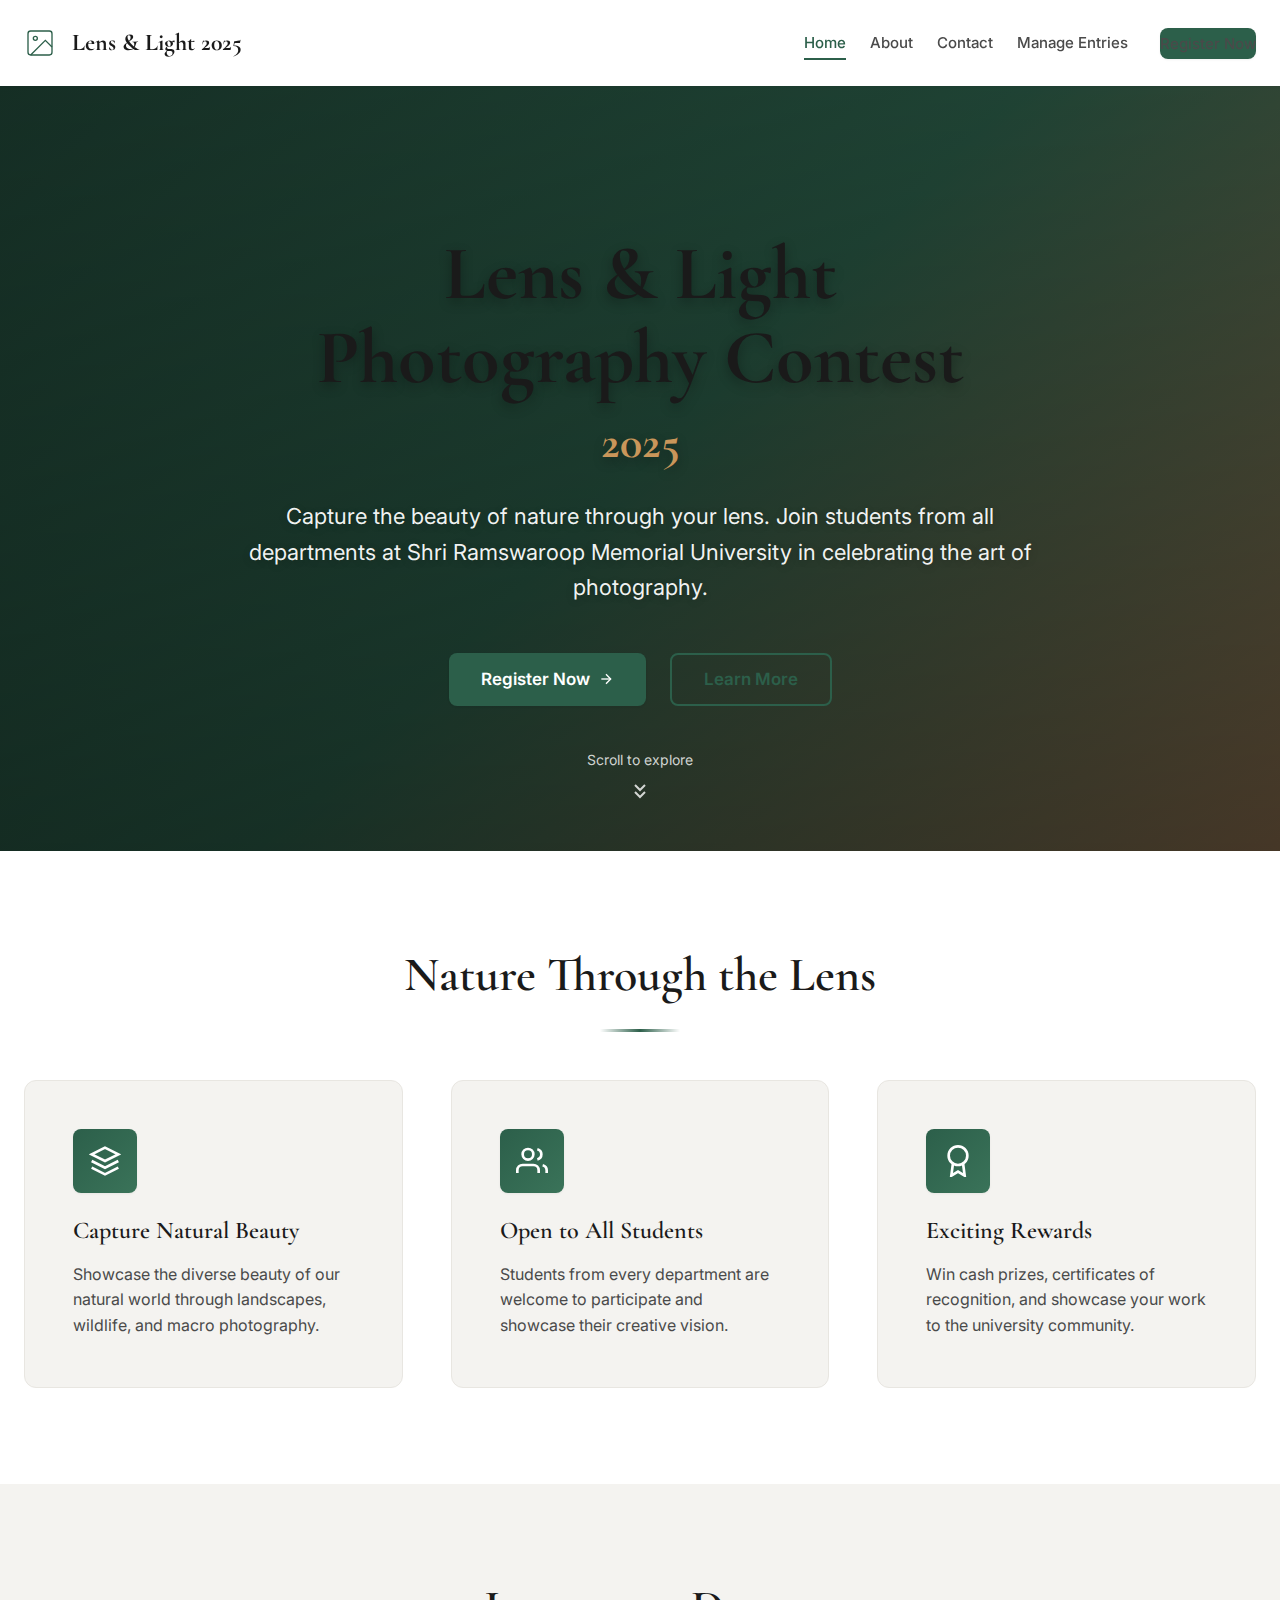
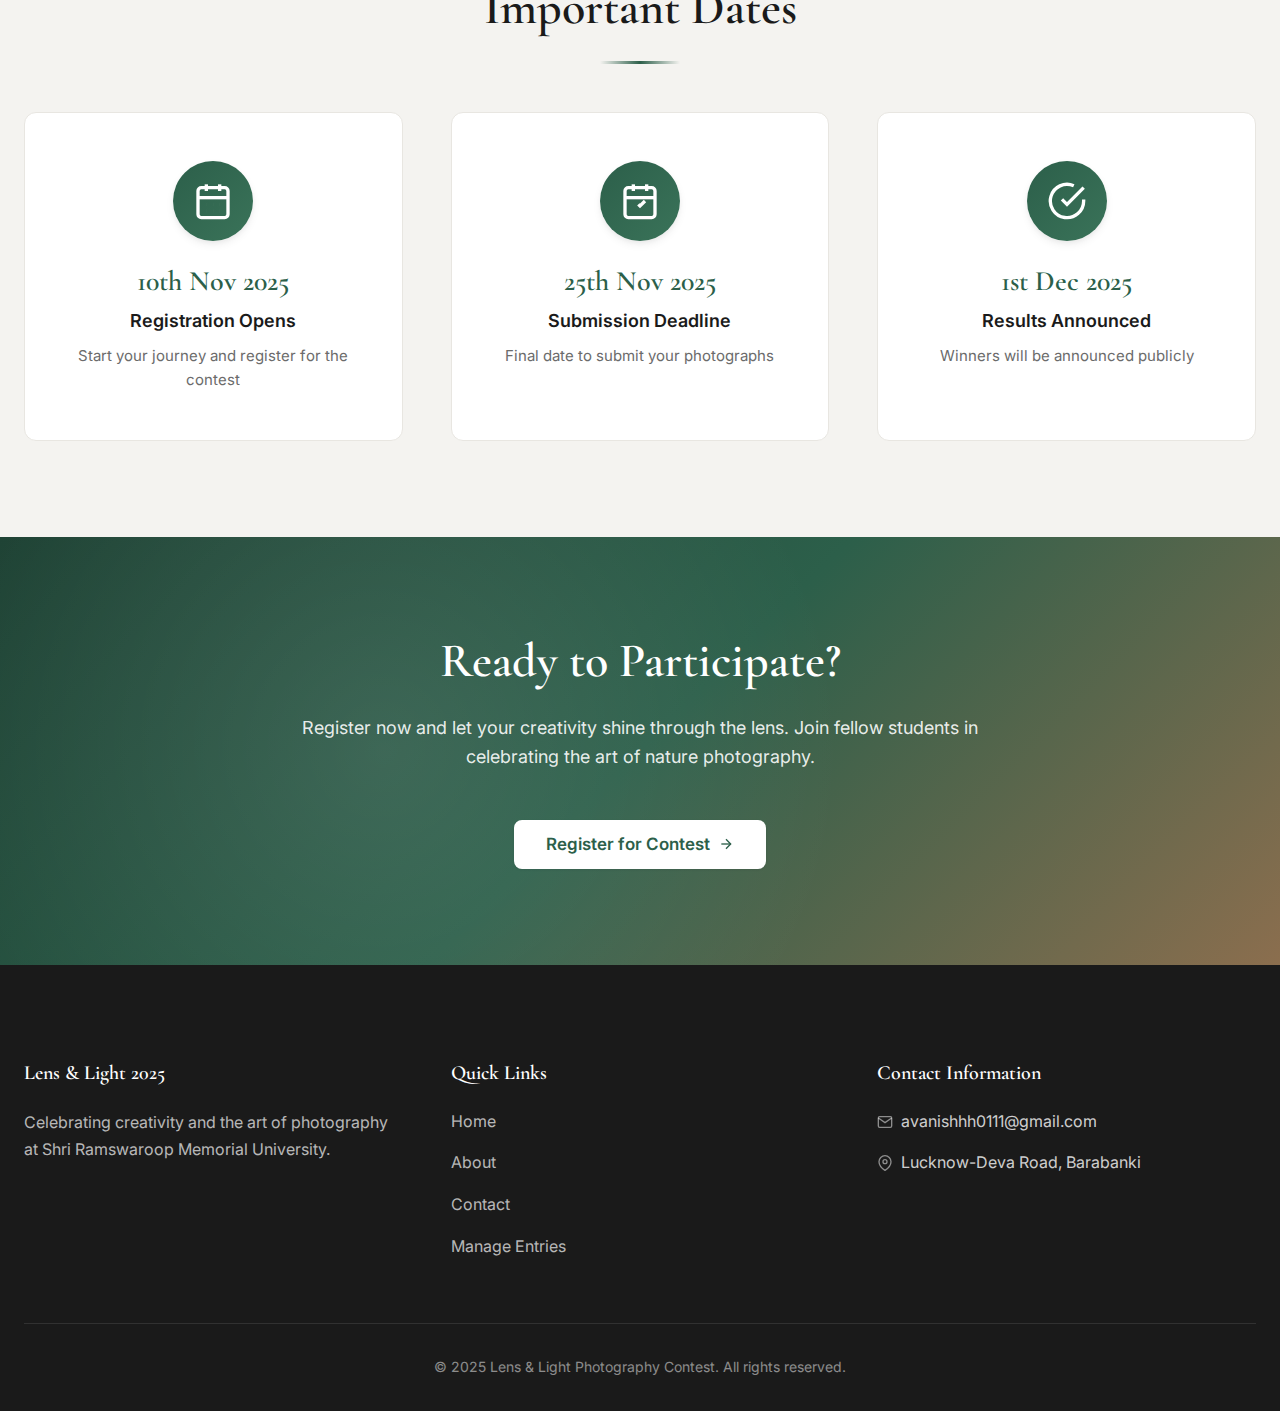
<file: index.html>
<!DOCTYPE html>
<html lang="en">
<head>
    <meta charset="UTF-8">
    <meta name="viewport" content="width=device-width, initial-scale=1.0">
    <title>Lens & Light Contest 2025 | Photography Competition at SRMU</title>
    <meta name="description" content="Join the Lens & Light Photography Contest 2025 at SRMU. Capture nature through your lens and win exciting prizes.">
    <link rel="stylesheet" href="style.css">
    <link rel="preconnect" href="https://fonts.googleapis.com">
    <link rel="preconnect" href="https://fonts.gstatic.com" crossorigin>
</head>
<body>
    <header class="header">
        <div class="container">
            <a href="index.html" class="logo">
                <svg class="logo-icon" viewBox="0 0 24 24" fill="none" stroke="currentColor">
                    <rect x="3" y="3" width="18" height="18" rx="2" ry="2"></rect>
                    <circle cx="8.5" cy="8.5" r="1.5"></circle>
                    <polyline points="21 15 16 10 5 21"></polyline>
                </svg>
                <span>Lens & Light 2025</span>
            </a>
            <nav class="nav" id="mainNav">
                <button class="nav-toggle" id="navToggle" aria-label="Toggle navigation">
                    <span></span>
                    <span></span>
                    <span></span>
                </button>
                <ul class="nav-links">
                    <li><a href="index.html" class="active">Home</a></li>
                    <li><a href="about.html">About</a></li>
                    <li><a href="contact.html">Contact</a></li>
                    <li><a href="admin.html">Manage Entries</a></li>
                    <li><a href="registration.html" class="btn btn-primary">Register Now</a></li>
                </ul>
            </nav>
        </div>
    </header>

    <main>
        <!-- Hero Section -->
        <section class="hero">
            <div class="hero-background">
                <!-- Placeholder: Add your hero image here -->
                <div class="hero-overlay"></div>
            </div>
            <div class="hero-content">
                <h1 class="hero-title fade-in-up">
                    <span class="hero-title-line">Lens & Light</span>
                    <span class="hero-title-line">Photography Contest</span>
                    <span class="hero-title-year">2025</span>
                </h1>
                <p class="hero-subtitle fade-in-up" style="animation-delay: 0.2s;">
                    Capture the beauty of nature through your lens. Join students from all departments at Shri Ramswaroop Memorial University in celebrating the art of photography.
                </p>
                <div class="hero-cta fade-in-up" style="animation-delay: 0.4s;">
                    <a href="registration.html" class="btn btn-primary btn-large">
                        <span>Register Now</span>
                        <svg width="20" height="20" viewBox="0 0 24 24" fill="none" stroke="currentColor" stroke-width="2">
                            <line x1="5" y1="12" x2="19" y2="12"></line>
                            <polyline points="12 5 19 12 12 19"></polyline>
                        </svg>
                    </a>
                    <a href="about.html" class="btn btn-secondary btn-large">Learn More</a>
                </div>
            </div>
            <div class="scroll-indicator">
                <span>Scroll to explore</span>
                <svg width="24" height="24" viewBox="0 0 24 24" fill="none" stroke="currentColor" stroke-width="2">
                    <polyline points="7 13 12 18 17 13"></polyline>
                    <polyline points="7 6 12 11 17 6"></polyline>
                </svg>
            </div>
        </section>

        <!-- Features Section -->
        <section class="section features-section">
            <div class="container">
                <h2 class="section-heading reveal-on-scroll">Nature Through the Lens</h2>
                <div class="features-grid">
                    <div class="feature-card reveal-on-scroll" style="animation-delay: 0.1s;">
                        <div class="feature-icon">
                            <svg viewBox="0 0 24 24" fill="none" stroke="currentColor" stroke-width="2">
                                <path d="M12 2L2 7l10 5 10-5-10-5z"></path>
                                <path d="M2 17l10 5 10-5M2 12l10 5 10-5"></path>
                            </svg>
                        </div>
                        <h3>Capture Natural Beauty</h3>
                        <p>Showcase the diverse beauty of our natural world through landscapes, wildlife, and macro photography.</p>
                    </div>
                    <div class="feature-card reveal-on-scroll" style="animation-delay: 0.2s;">
                        <div class="feature-icon">
                            <svg viewBox="0 0 24 24" fill="none" stroke="currentColor" stroke-width="2">
                                <path d="M17 21v-2a4 4 0 0 0-4-4H5a4 4 0 0 0-4 4v2"></path>
                                <circle cx="9" cy="7" r="4"></circle>
                                <path d="M23 21v-2a4 4 0 0 0-3-3.87"></path>
                                <path d="M16 3.13a4 4 0 0 1 0 7.75"></path>
                            </svg>
                        </div>
                        <h3>Open to All Students</h3>
                        <p>Students from every department are welcome to participate and showcase their creative vision.</p>
                    </div>
                    <div class="feature-card reveal-on-scroll" style="animation-delay: 0.3s;">
                        <div class="feature-icon">
                            <svg viewBox="0 0 24 24" fill="none" stroke="currentColor" stroke-width="2">
                                <circle cx="12" cy="8" r="7"></circle>
                                <polyline points="8.21 13.89 7 23 12 20 17 23 15.79 13.88"></polyline>
                            </svg>
                        </div>
                        <h3>Exciting Rewards</h3>
                        <p>Win cash prizes, certificates of recognition, and showcase your work to the university community.</p>
                    </div>
                </div>
            </div>
        </section>

        <!-- Important Dates Section -->
        <section class="section dates-section">
            <div class="container">
                <h2 class="section-heading reveal-on-scroll">Important Dates</h2>
                <div class="dates-grid">
                    <div class="date-card reveal-on-scroll" style="animation-delay: 0.1s;">
                        <div class="date-icon">
                            <svg viewBox="0 0 24 24" fill="none" stroke="currentColor" stroke-width="2">
                                <rect x="3" y="4" width="18" height="18" rx="2" ry="2"></rect>
                                <line x1="16" y1="2" x2="16" y2="6"></line>
                                <line x1="8" y1="2" x2="8" y2="6"></line>
                                <line x1="3" y1="10" x2="21" y2="10"></line>
                                <path d="M8 14h.01M12 14h.01M16 14h.01M8 18h.01M12 18h.01M16 18h.01"></path>
                            </svg>
                        </div>
                        <div class="date-content">
                            <h3>10th Nov 2025</h3>
                            <p class="date-label">Registration Opens</p>
                            <p class="date-description">Start your journey and register for the contest</p>
                        </div>
                    </div>
                    <div class="date-card reveal-on-scroll" style="animation-delay: 0.2s;">
                        <div class="date-icon">
                            <svg viewBox="0 0 24 24" fill="none" stroke="currentColor" stroke-width="2">
                                <rect x="3" y="4" width="18" height="18" rx="2" ry="2"></rect>
                                <line x1="16" y1="2" x2="16" y2="6"></line>
                                <line x1="8" y1="2" x2="8" y2="6"></line>
                                <line x1="3" y1="10" x2="21" y2="10"></line>
                                <polyline points="11 14 12 15 15 12"></polyline>
                            </svg>
                        </div>
                        <div class="date-content">
                            <h3>25th Nov 2025</h3>
                            <p class="date-label">Submission Deadline</p>
                            <p class="date-description">Final date to submit your photographs</p>
                        </div>
                    </div>
                    <div class="date-card reveal-on-scroll" style="animation-delay: 0.3s;">
                        <div class="date-icon">
                            <svg viewBox="0 0 24 24" fill="none" stroke="currentColor" stroke-width="2">
                                <path d="M22 11.08V12a10 10 0 1 1-5.93-9.14"></path>
                                <polyline points="22 4 12 14.01 9 11.01"></polyline>
                            </svg>
                        </div>
                        <div class="date-content">
                            <h3>1st Dec 2025</h3>
                            <p class="date-label">Results Announced</p>
                            <p class="date-description">Winners will be announced publicly</p>
                        </div>
                    </div>
                </div>
            </div>
        </section>

        <!-- CTA Section -->
        <section class="section cta-section">
            <div class="cta-background"></div>
            <div class="container">
                <div class="cta-content reveal-on-scroll">
                    <h2>Ready to Participate?</h2>
                    <p>Register now and let your creativity shine through the lens. Join fellow students in celebrating the art of nature photography.</p>
                    <a href="registration.html" class="btn btn-primary btn-large">
                        <span>Register for Contest</span>
                        <svg width="20" height="20" viewBox="0 0 24 24" fill="none" stroke="currentColor" stroke-width="2">
                            <line x1="5" y1="12" x2="19" y2="12"></line>
                            <polyline points="12 5 19 12 12 19"></polyline>
                        </svg>
                    </a>
                </div>
            </div>
        </section>
    </main>

    <footer class="footer">
        <div class="container">
            <div class="footer-content">
                <div class="footer-section">
                    <h4>Lens & Light 2025</h4>
                    <p>Celebrating creativity and the art of photography at Shri Ramswaroop Memorial University.</p>
                </div>
                <div class="footer-section">
                    <h4>Quick Links</h4>
                    <ul>
                        <li><a href="index.html">Home</a></li>
                        <li><a href="about.html">About</a></li>
                        <li><a href="contact.html">Contact</a></li>
                        <li><a href="admin.html">Manage Entries</a></li>
                    </ul>
                </div>
                <div class="footer-section">
                    <h4>Contact Information</h4>
                    <ul>
                        <li>
                            <svg width="16" height="16" viewBox="0 0 24 24" fill="none" stroke="currentColor" stroke-width="2">
                                <path d="M4 4h16c1.1 0 2 .9 2 2v12c0 1.1-.9 2-2 2H4c-1.1 0-2-.9-2-2V6c0-1.1.9-2 2-2z"></path>
                                <polyline points="22,6 12,13 2,6"></polyline>
                            </svg>
                            avanishhh0111@gmail.com
                        </li>
                        <li>
                            <svg width="16" height="16" viewBox="0 0 24 24" fill="none" stroke="currentColor" stroke-width="2">
                                <path d="M21 10c0 7-9 13-9 13s-9-6-9-13a9 9 0 0 1 18 0z"></path>
                                <circle cx="12" cy="10" r="3"></circle>
                            </svg>
                            Lucknow-Deva Road, Barabanki
                        </li>
                    </ul>
                </div>
            </div>
            <div class="footer-bottom">
                <p>&copy; 2025 Lens & Light Photography Contest. All rights reserved.</p>
            </div>
        </div>
    </footer>

    <script src="script.js"></script>
</body>
</html>
</file>
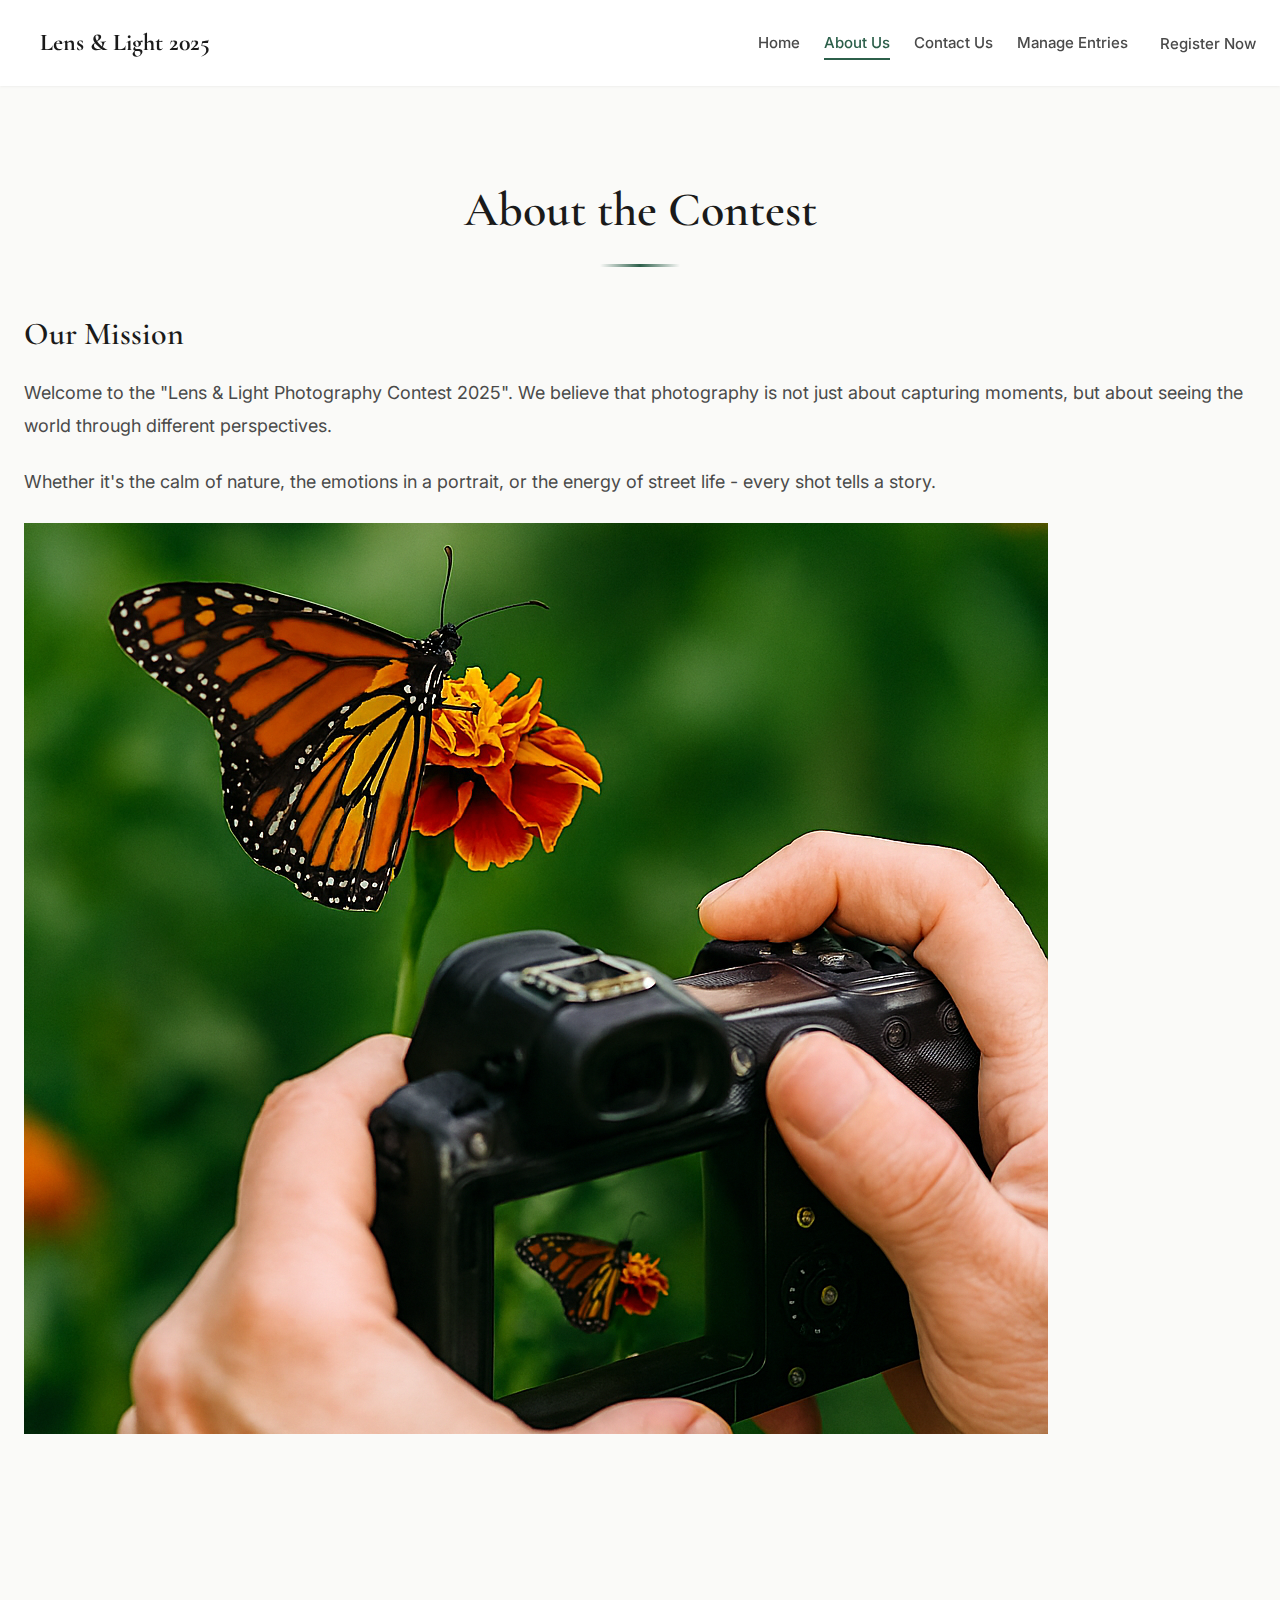
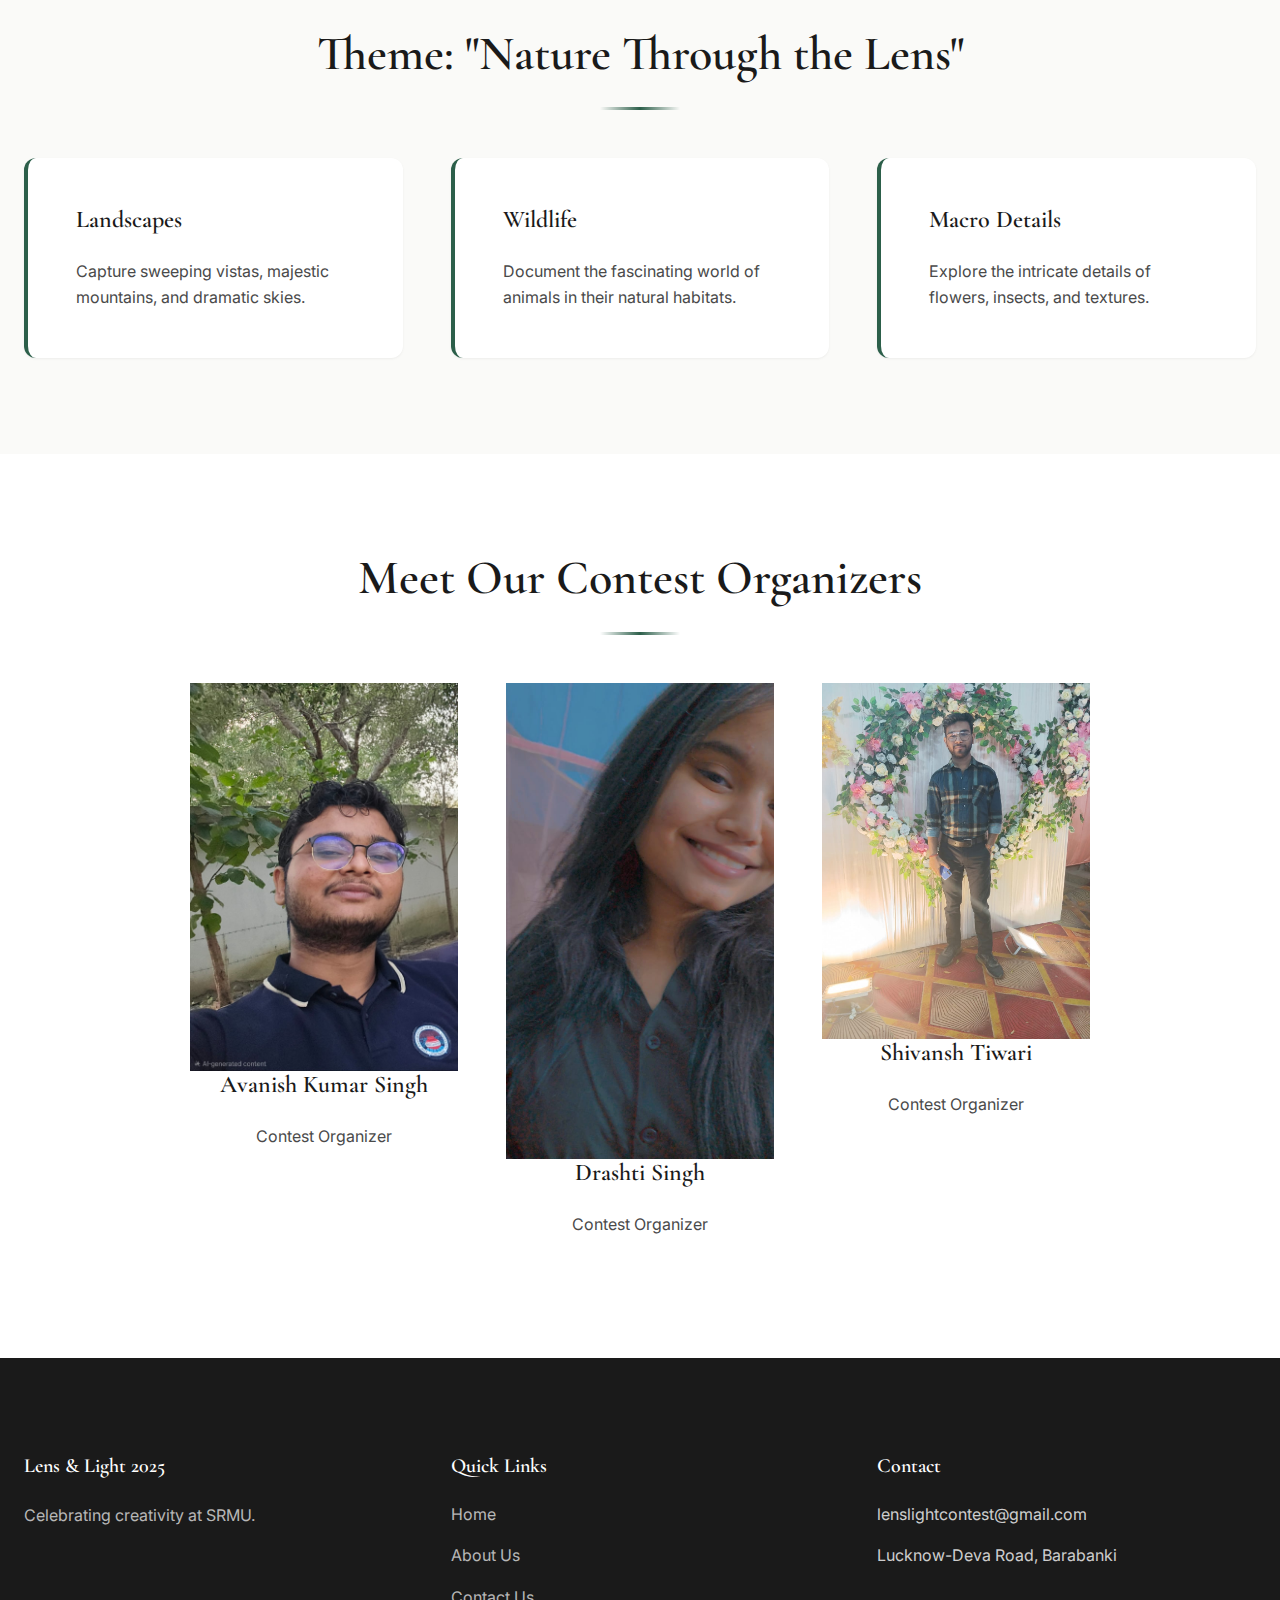
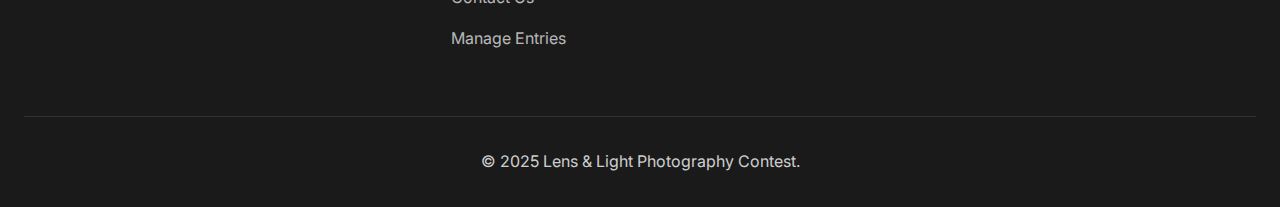
<file: about.html>
<!DOCTYPE html>
<html lang="en">
<head>
    <meta charset="UTF-8">
    <meta name="viewport" content="width=device-width, initial-scale=1.0">
    <title>About Us | Lens & Light Contest 2025</title>
    <link rel="stylesheet" href="style.css">
</head>
<body>
    <header class="header">
        <div class="container">
            <a href="index.html" class="logo"><i class="fa-solid fa-camera"></i> Lens & Light 2025</a>
            <nav>
                <ul class="nav-links">
                    <li><a href="index.html">Home</a></li>
                    <li><a href="about.html" class="active">About Us</a></li>
                    <li><a href="contact.html">Contact Us</a></li>
                    <li><a href="admin.html">Manage Entries</a></li>
                    <li><a href="registration.html" class="btn">Register Now</a></li>
                </ul>
            </nav>
        </div>
    </header>

    <main>
        <section class="section">
            <div class="container">
                <h2 class="section-heading">About the Contest</h2>
                <div class="about-mission">
                    <div class="mission-text">
                        <h3>Our Mission</h3>
                        <p>Welcome to the "Lens & Light Photography Contest 2025". We believe that photography is not just about capturing moments, but about seeing the world through different perspectives.</p>
                        <p style="margin-top: 15px;">Whether it's the calm of nature, the emotions in a portrait, or the energy of street life - every shot tells a story.</p>
                    </div>
                    <!-- RESTORED: About Mission Image Link -->
                    <img src="images/about-mission-image.png" alt="Person taking a photo of a butterfly">
                </div>
            </div>
        </section>

        <section class="section" style="background-color: var(--light-green-bg);">
            <div class="container">
                <h2 class="section-heading">Theme: "Nature Through the Lens"</h2>
                <div class="theme-grid">
                    <div class="theme-card">
                        <h4>Landscapes</h4>
                        <p>Capture sweeping vistas, majestic mountains, and dramatic skies.</p>
                    </div>
                    <div class="theme-card">
                        <h4>Wildlife</h4>
                        <p>Document the fascinating world of animals in their natural habitats.</p>
                    </div>
                    <div class="theme-card">
                        <h4>Macro Details</h4>
                        <p>Explore the intricate details of flowers, insects, and textures.</p>
                    </div>
                </div>
            </div>
        </section>

        <section class="section" style="background-color: #fff;">
            <div class="container">
                <h2 class="section-heading">Meet Our Contest Organizers</h2>
                <div class="organizers-grid">
                    <div class="organizer-card">
                        <img src="images/avanish.jpg" alt="Avanish Kumar Singh" onerror="this.src='https://via.placeholder.com/180?text=No+Image'">
                        <h4>Avanish Kumar Singh</h4>
                        <p>Contest Organizer</p>
                    </div>
                    <div class="organizer-card">
                        <img src="images/drashti.jpg" alt="Drashti Singh" onerror="this.src='https://via.placeholder.com/180?text=No+Image'">
                        <h4>Drashti Singh</h4>
                        <p>Contest Organizer</p>
                    </div>
                    <div class="organizer-card">
                        <img src="images/shivansh.jpg" alt="Shivansh Tiwari" onerror="this.src='https://via.placeholder.com/180?text=No+Image'">
                        <h4>Shivansh Tiwari</h4>
                        <p>Contest Organizer</p>
                    </div>
                </div>
            </div>
        </section>
    </main>

    <footer class="footer">
        <div class="container">
            <div class="footer-content">
                <div class="footer-section">
                    <h4>Lens & Light 2025</h4>
                    <p>Celebrating creativity at SRMU.</p>
                </div>
                <div class="footer-section">
                    <h4>Quick Links</h4>
                    <ul>
                        <li><a href="index.html">Home</a></li>
                        <li><a href="about.html">About Us</a></li>
                        <li><a href="contact.html">Contact Us</a></li>
                        <li><a href="admin.html">Manage Entries</a></li>
                    </ul>
                </div>
                <div class="footer-section">
                    <h4>Contact</h4>
                    <ul>
                        <li>lenslightcontest@gmail.com</li>
                        <li>Lucknow-Deva Road, Barabanki</li>
                    </ul>
                </div>
            </div>
            <div class="footer-bottom">&copy; 2025 Lens & Light Photography Contest.</div>
        </div>
    </footer>
    <script src="script.js"></script>
</body>
</html>
</file>
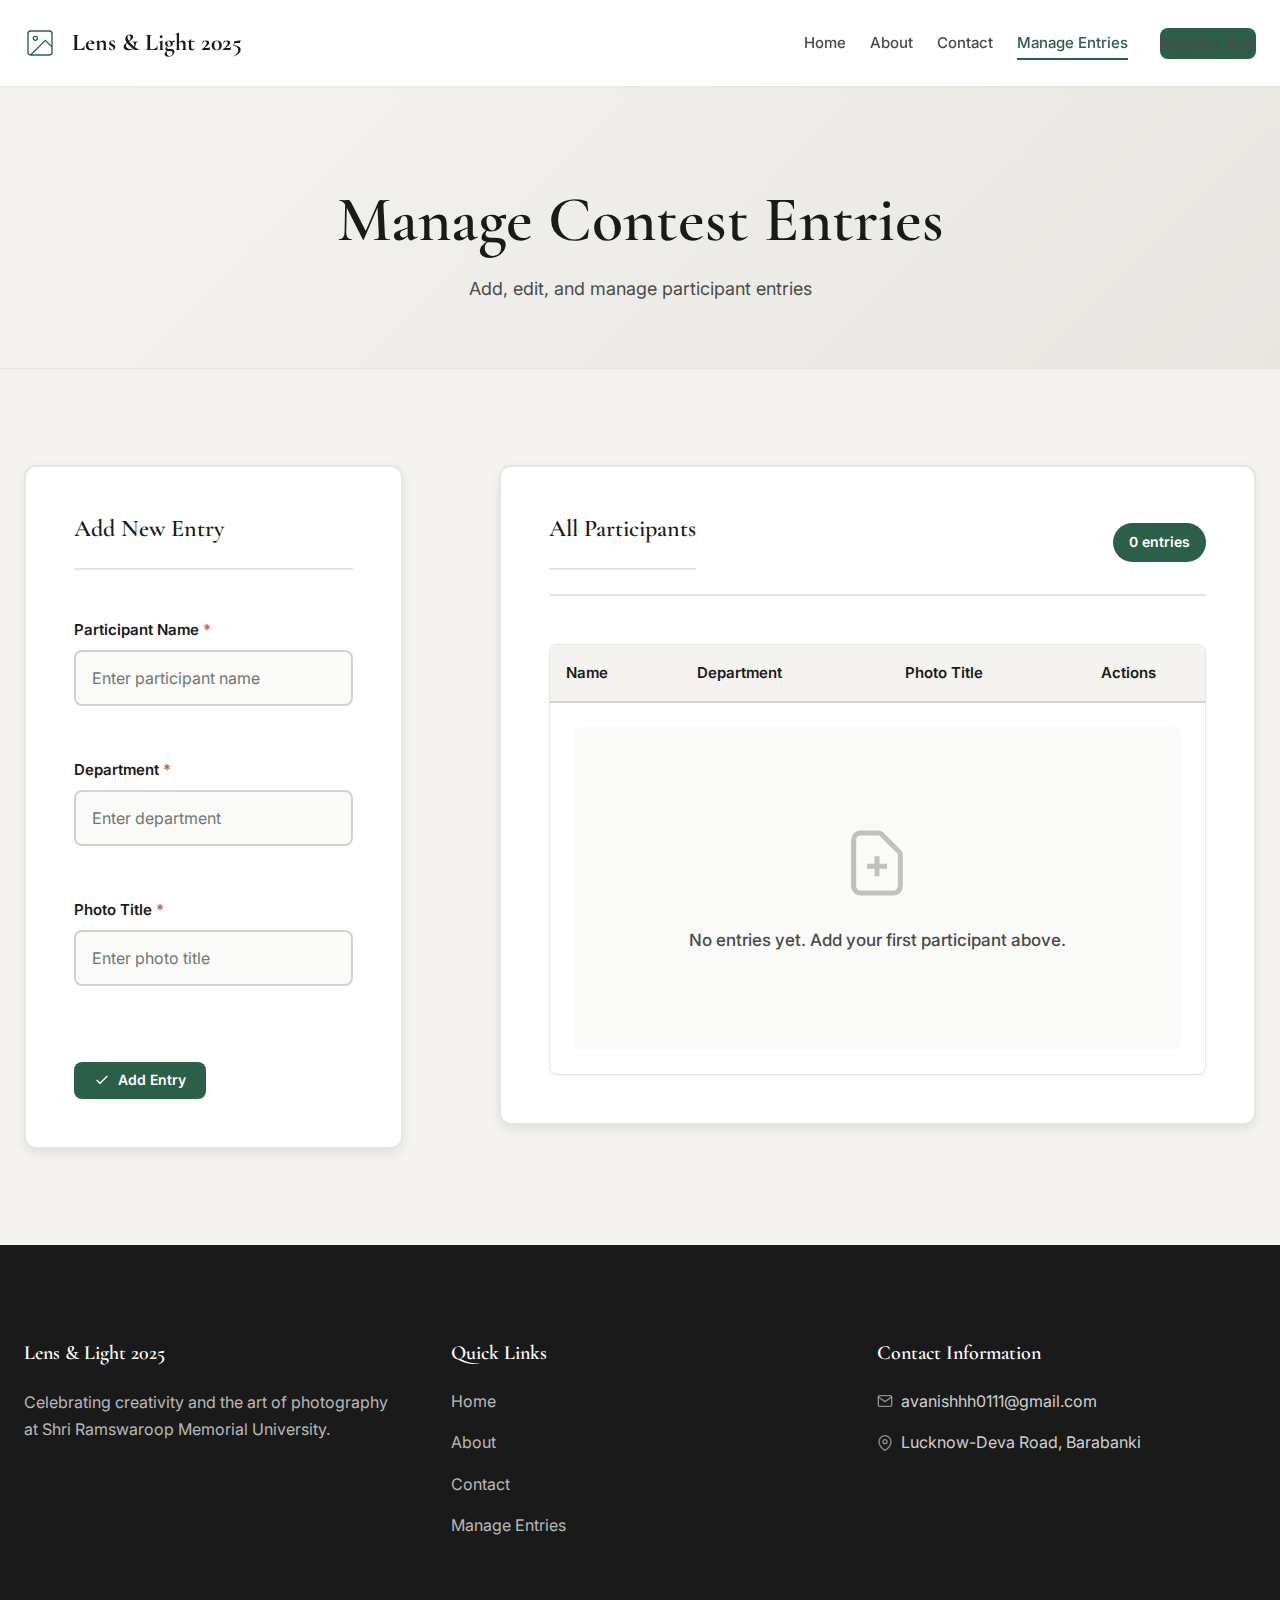
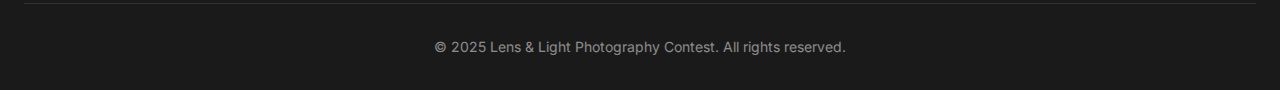
<file: admin.html>
<!DOCTYPE html>
<html lang="en">
<head>
    <meta charset="UTF-8">
    <meta name="viewport" content="width=device-width, initial-scale=1.0">
    <title>Manage Entries | Lens & Light Contest 2025</title>
    <meta name="description" content="Admin panel for managing contest entries.">
    <link rel="stylesheet" href="style.css">
    <link rel="preconnect" href="https://fonts.googleapis.com">
    <link rel="preconnect" href="https://fonts.gstatic.com" crossorigin>
</head>
<body>
    <header class="header">
        <div class="container">
            <a href="index.html" class="logo">
                <svg class="logo-icon" viewBox="0 0 24 24" fill="none" stroke="currentColor">
                    <rect x="3" y="3" width="18" height="18" rx="2" ry="2"></rect>
                    <circle cx="8.5" cy="8.5" r="1.5"></circle>
                    <polyline points="21 15 16 10 5 21"></polyline>
                </svg>
                <span>Lens & Light 2025</span>
            </a>
            <nav class="nav" id="mainNav">
                <button class="nav-toggle" id="navToggle" aria-label="Toggle navigation">
                    <span></span>
                    <span></span>
                    <span></span>
                </button>
                <ul class="nav-links">
                    <li><a href="index.html">Home</a></li>
                    <li><a href="about.html">About</a></li>
                    <li><a href="contact.html">Contact</a></li>
                    <li><a href="admin.html" class="active">Manage Entries</a></li>
                    <li><a href="registration.html" class="btn btn-primary">Register Now</a></li>
                </ul>
            </nav>
        </div>
    </header>

    <main>
        <!-- Page Header -->
        <section class="page-header">
            <div class="container">
                <h1 class="fade-in-up">Manage Contest Entries</h1>
                <p class="fade-in-up" style="animation-delay: 0.1s;">Add, edit, and manage participant entries</p>
            </div>
        </section>

        <!-- Admin Section -->
        <section class="section admin-section">
            <div class="container">
                <div class="admin-grid">
                    <!-- Entry Form -->
                    <div class="admin-form-wrapper reveal-on-scroll">
                        <div class="form-card">
                            <h3 id="form-title">Add New Entry</h3>
                            <form id="crudForm" class="form">
                                <input type="hidden" id="entry-id">
                                
                                <div class="form-group">
                                    <label for="crud-name">Participant Name <span class="required">*</span></label>
                                    <input 
                                        type="text" 
                                        id="crud-name" 
                                        class="form-control" 
                                        required
                                        placeholder="Enter participant name"
                                    >
                                    <span class="form-error" id="crudNameError"></span>
                                </div>

                                <div class="form-group">
                                    <label for="crud-dept">Department <span class="required">*</span></label>
                                    <input 
                                        type="text" 
                                        id="crud-dept" 
                                        class="form-control" 
                                        required
                                        placeholder="Enter department"
                                    >
                                    <span class="form-error" id="crudDeptError"></span>
                                </div>

                                <div class="form-group">
                                    <label for="crud-title">Photo Title <span class="required">*</span></label>
                                    <input 
                                        type="text" 
                                        id="crud-title" 
                                        class="form-control" 
                                        required
                                        placeholder="Enter photo title"
                                    >
                                    <span class="form-error" id="crudTitleError"></span>
                                </div>

                                <div class="form-actions">
                                    <button type="submit" class="btn btn-primary" id="submit-btn">
                                        <svg width="16" height="16" viewBox="0 0 24 24" fill="none" stroke="currentColor" stroke-width="2">
                                            <polyline points="20 6 9 17 4 12"></polyline>
                                        </svg>
                                        <span>Add Entry</span>
                                    </button>
                                    <button type="button" class="btn btn-secondary" id="cancel-btn" style="display: none;">
                                        <svg width="16" height="16" viewBox="0 0 24 24" fill="none" stroke="currentColor" stroke-width="2">
                                            <line x1="18" y1="6" x2="6" y2="18"></line>
                                            <line x1="6" y1="6" x2="18" y2="18"></line>
                                        </svg>
                                        <span>Cancel</span>
                                    </button>
                                </div>
                            </form>
                        </div>
                    </div>

                    <!-- Entries List -->
                    <div class="admin-list-wrapper reveal-on-scroll" style="animation-delay: 0.2s;">
                        <div class="list-card">
                            <div class="list-header">
                                <h3>All Participants</h3>
                                <div class="entry-count">
                                    <span id="entry-count">0</span> entries
                                </div>
                            </div>
                            <div class="table-wrapper">
                                <table class="admin-table">
                                    <thead>
                                        <tr>
                                            <th>Name</th>
                                            <th>Department</th>
                                            <th>Photo Title</th>
                                            <th class="actions-column">Actions</th>
                                        </tr>
                                    </thead>
                                    <tbody id="table-body"></tbody>
                                </table>
                                <div id="no-data-msg" class="no-data">
                                    <svg viewBox="0 0 24 24" fill="none" stroke="currentColor" stroke-width="1.5">
                                        <path d="M9 13h6m-3-3v6m5 5H7a2 2 0 01-2-2V5a2 2 0 012-2h5.586a1 1 0 01.707.293l5.414 5.414a1 1 0 01.293.707V19a2 2 0 01-2 2z"></path>
                                    </svg>
                                    <p>No entries yet. Add your first participant above.</p>
                                </div>
                            </div>
                        </div>
                    </div>
                </div>
            </div>
        </section>
    </main>

    <footer class="footer">
        <div class="container">
            <div class="footer-content">
                <div class="footer-section">
                    <h4>Lens & Light 2025</h4>
                    <p>Celebrating creativity and the art of photography at Shri Ramswaroop Memorial University.</p>
                </div>
                <div class="footer-section">
                    <h4>Quick Links</h4>
                    <ul>
                        <li><a href="index.html">Home</a></li>
                        <li><a href="about.html">About</a></li>
                        <li><a href="contact.html">Contact</a></li>
                        <li><a href="admin.html">Manage Entries</a></li>
                    </ul>
                </div>
                <div class="footer-section">
                    <h4>Contact Information</h4>
                    <ul>
                        <li>
                            <svg width="16" height="16" viewBox="0 0 24 24" fill="none" stroke="currentColor" stroke-width="2">
                                <path d="M4 4h16c1.1 0 2 .9 2 2v12c0 1.1-.9 2-2 2H4c-1.1 0-2-.9-2-2V6c0-1.1.9-2 2-2z"></path>
                                <polyline points="22,6 12,13 2,6"></polyline>
                            </svg>
                            avanishhh0111@gmail.com
                        </li>
                        <li>
                            <svg width="16" height="16" viewBox="0 0 24 24" fill="none" stroke="currentColor" stroke-width="2">
                                <path d="M21 10c0 7-9 13-9 13s-9-6-9-13a9 9 0 0 1 18 0z"></path>
                                <circle cx="12" cy="10" r="3"></circle>
                            </svg>
                            Lucknow-Deva Road, Barabanki
                        </li>
                    </ul>
                </div>
            </div>
            <div class="footer-bottom">
                <p>&copy; 2025 Lens & Light Photography Contest. All rights reserved.</p>
            </div>
        </div>
    </footer>

    <script src="crud.js"></script>
</body>
</html>
</file>
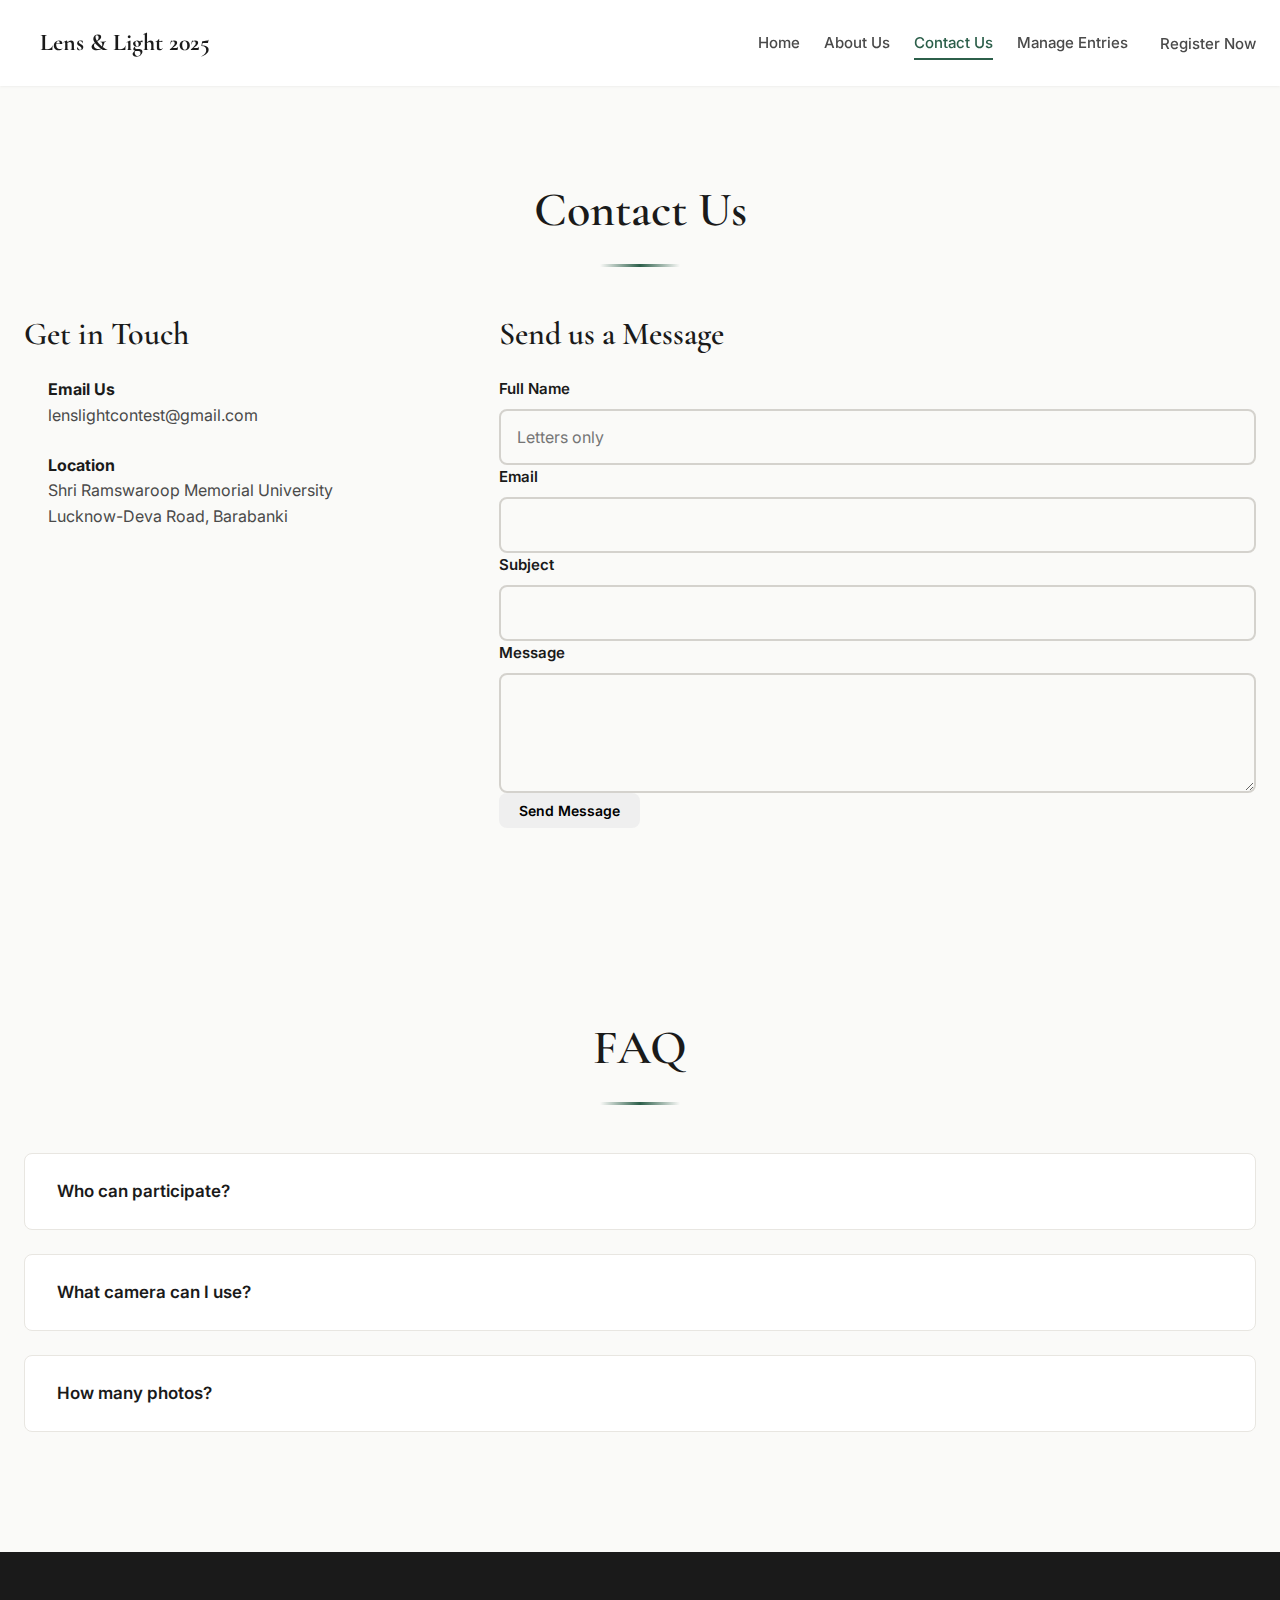
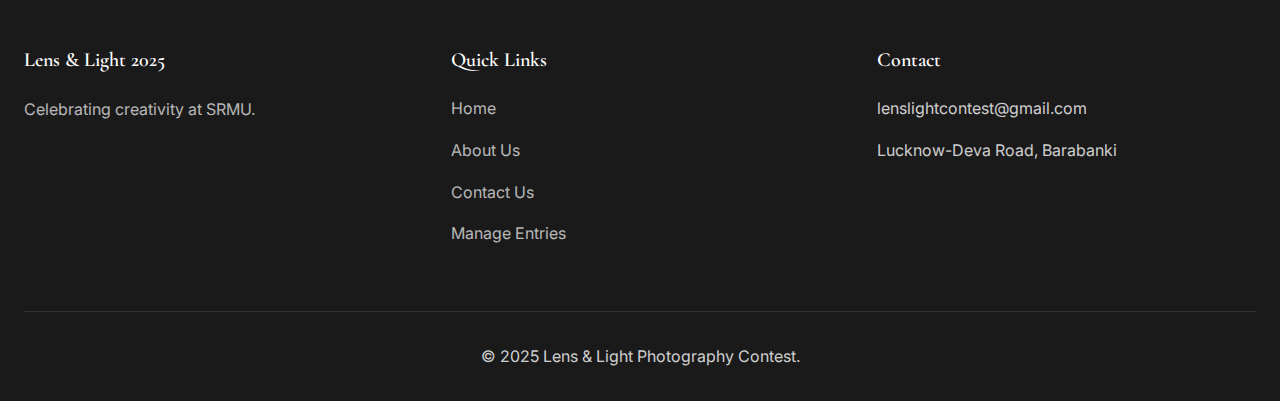
<file: contact.html>
<!DOCTYPE html>
<html lang="en">
<head>
    <meta charset="UTF-8">
    <meta name="viewport" content="width=device-width, initial-scale=1.0">
    <title>Contact Us | Lens & Light Contest 2025</title>
    <link rel="stylesheet" href="style.css">
</head>
<body>
    <header class="header">
        <div class="container">
            <a href="index.html" class="logo"><i class="fa-solid fa-camera"></i> Lens & Light 2025</a>
            <nav>
                <ul class="nav-links">
                    <li><a href="index.html">Home</a></li>
                    <li><a href="about.html">About Us</a></li>
                    <li><a href="contact.html" class="active">Contact Us</a></li>
                    <li><a href="admin.html">Manage Entries</a></li>
                    <li><a href="registration.html" class="btn">Register Now</a></li>
                </ul>
            </nav>
        </div>
    </header>

    <main>
        <section class="section">
            <div class="container">
                <h2 class="section-heading">Contact Us</h2>
                <div class="contact-grid">
                    <div class="contact-info">
                        <h3>Get in Touch</h3>
                        <div class="info-item">
                            <i class="fa-solid fa-envelope"></i>
                            <div><strong>Email Us</strong><p>lenslightcontest@gmail.com</p></div>
                        </div>
                        <div class="info-item">
                            <i class="fa-solid fa-location-dot"></i>
                            <div><strong>Location</strong><p>Shri Ramswaroop Memorial University<br>Lucknow-Deva Road, Barabanki</p></div>
                        </div>
                    </div>
                    <div class="contact-form">
                        <h3>Send us a Message</h3>
                        <form id="contactForm">
                            <div class="form-group">
                                <label for="name">Full Name</label>
                                <input type="text" id="name" class="form-control" required placeholder="Letters only">
                            </div>
                            <div class="form-group">
                                <label for="email">Email</label>
                                <input type="email" id="email" class="form-control" required>
                            </div>
                            <div class="form-group">
                                <label for="subject">Subject</label>
                                <input type="text" id="subject" class="form-control">
                            </div>
                            <div class="form-group">
                                <label for="message">Message</label>
                                <textarea id="message" class="form-control" required></textarea>
                            </div>
                            <button type="submit" class="btn">Send Message</button>
                        </form>
                    </div>
                </div>
            </div>
        </section>

        <section class="section" style="background-color: var(--light-green-bg);">
            <div class="container">
                <h2 class="section-heading">FAQ</h2>
                <div class="faq-item">
                    <div class="faq-question">Who can participate?</div>
                    <div class="faq-answer"><p>Open to all students from every department.</p></div>
                </div>
                <div class="faq-item">
                    <div class="faq-question">What camera can I use?</div>
                    <div class="faq-answer"><p>Any camera, including smartphones.</p></div>
                </div>
                <div class="faq-item">
                    <div class="faq-question">How many photos?</div>
                    <div class="faq-answer"><p>Max 3 photos per participant.</p></div>
                </div>
            </div>
        </section>
    </main>

    <footer class="footer">
        <div class="container">
            <div class="footer-content">
                <div class="footer-section">
                    <h4>Lens & Light 2025</h4>
                    <p>Celebrating creativity at SRMU.</p>
                </div>
                <div class="footer-section">
                    <h4>Quick Links</h4>
                    <ul>
                        <li><a href="index.html">Home</a></li>
                        <li><a href="about.html">About Us</a></li>
                        <li><a href="contact.html">Contact Us</a></li>
                        <li><a href="admin.html">Manage Entries</a></li>
                    </ul>
                </div>
                <div class="footer-section">
                    <h4>Contact</h4>
                    <ul>
                        <li>lenslightcontest@gmail.com</li>
                        <li>Lucknow-Deva Road, Barabanki</li>
                    </ul>
                </div>
            </div>
            <div class="footer-bottom">&copy; 2025 Lens & Light Photography Contest.</div>
        </div>
    </footer>
    <script src="script.js"></script>
</body>
</html>
</file>
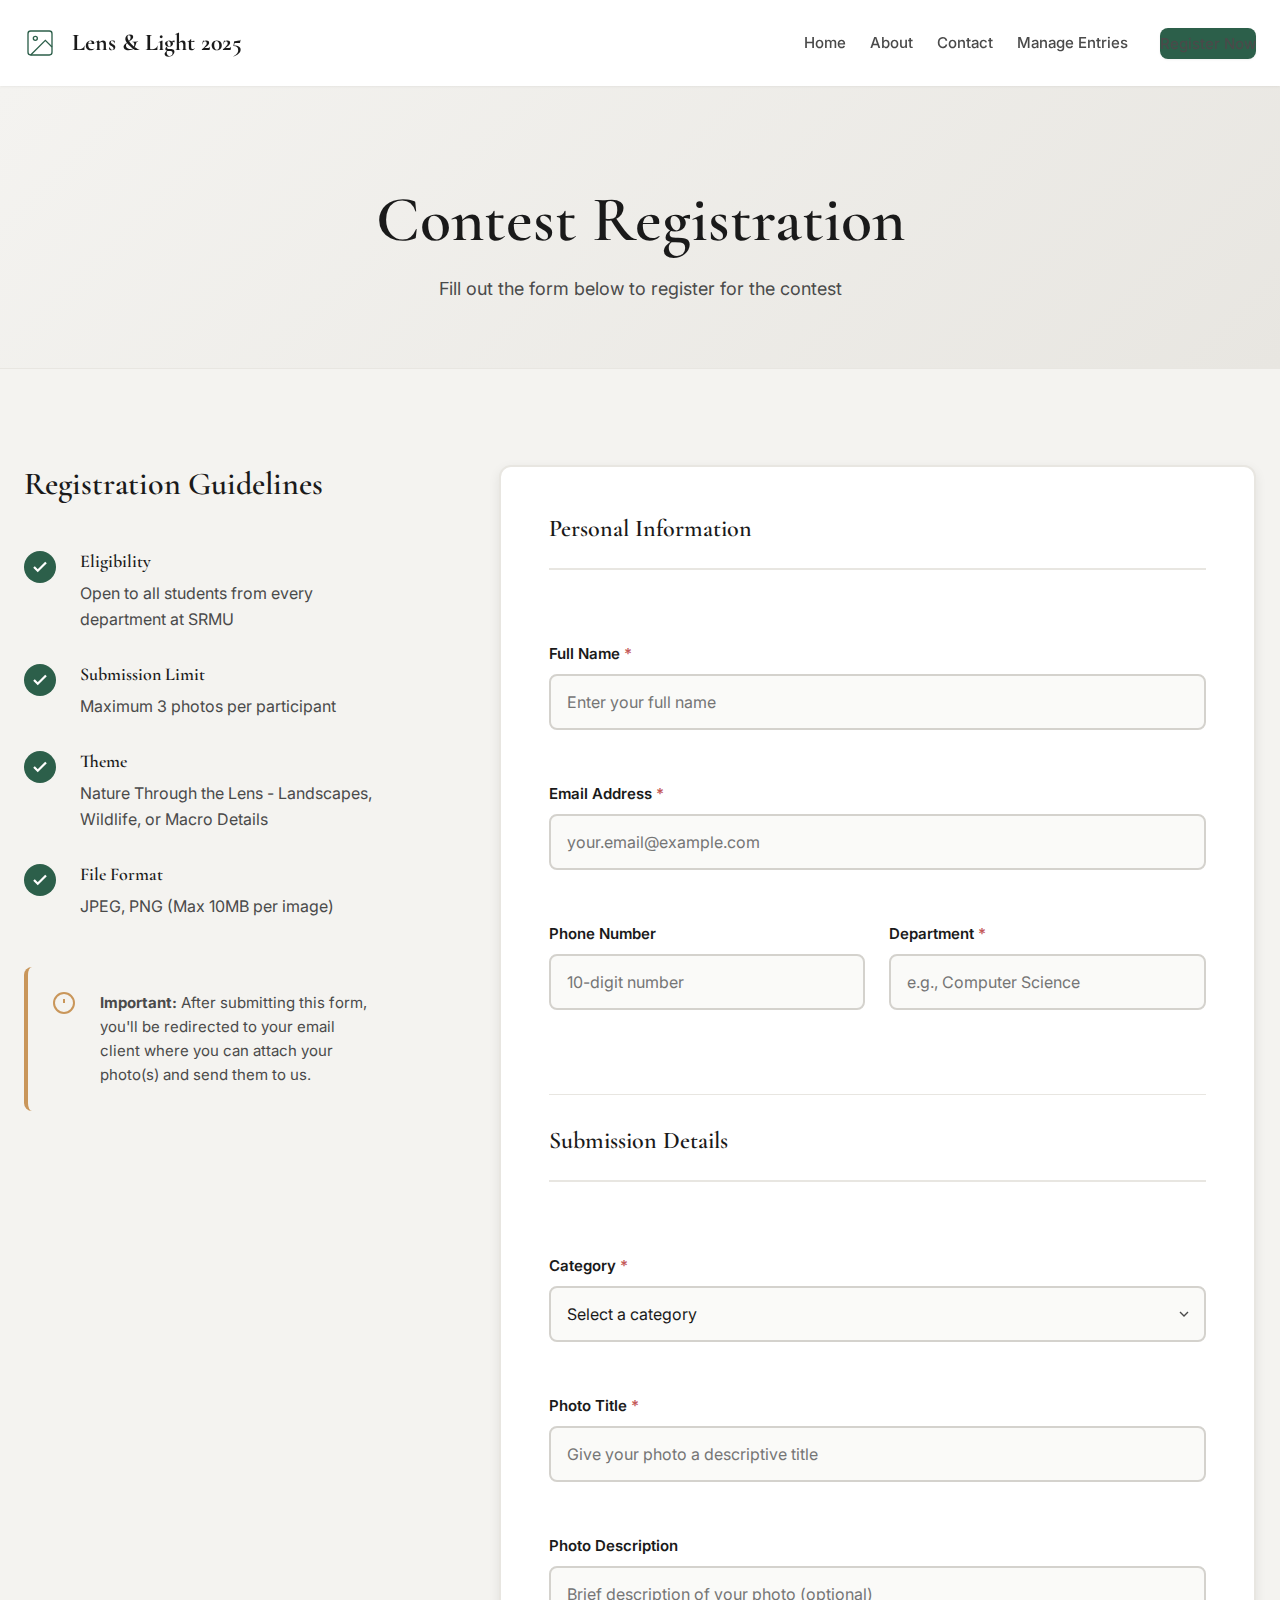
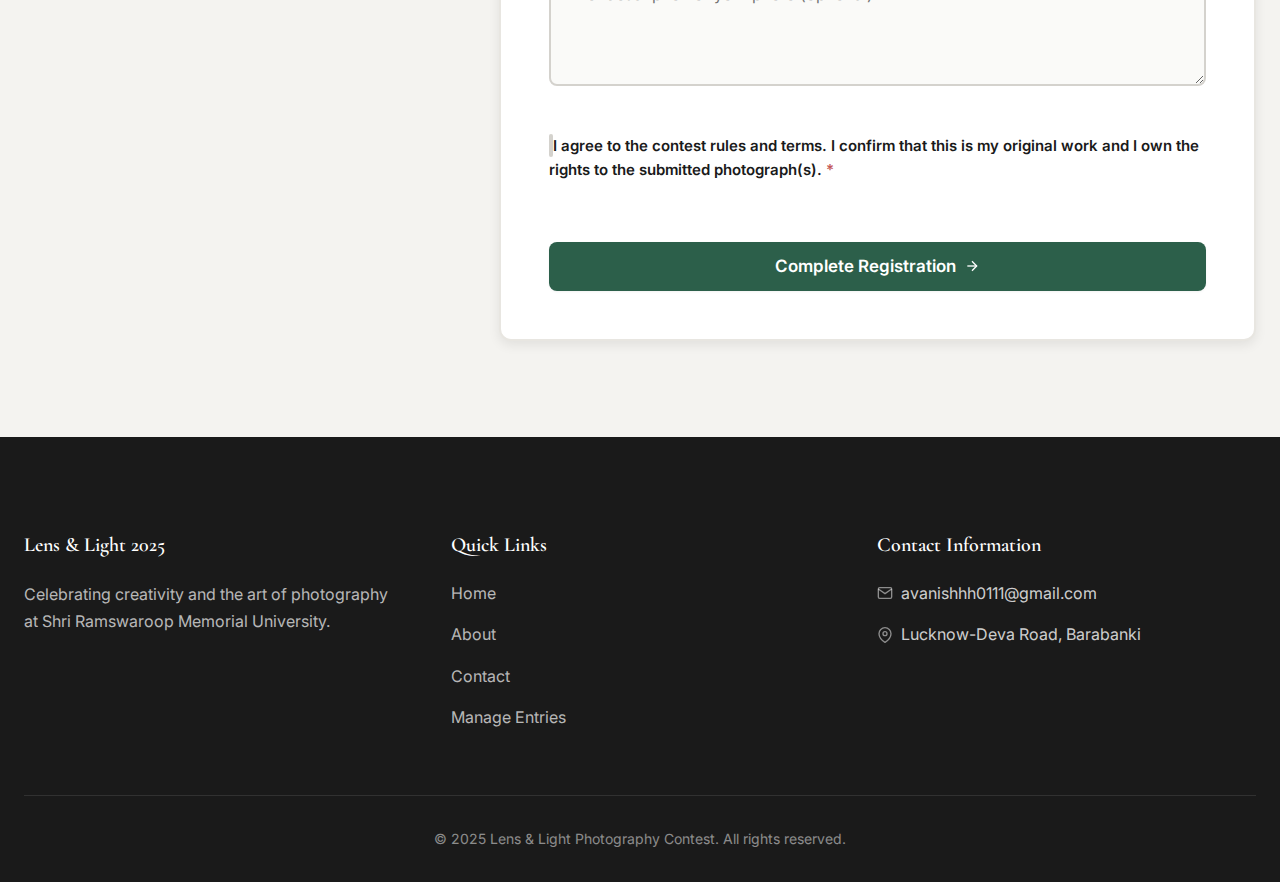
<file: registration.html>
<!DOCTYPE html>
<html lang="en">
<head>
    <meta charset="UTF-8">
    <meta name="viewport" content="width=device-width, initial-scale=1.0">
    <title>Registration | Lens & Light Contest 2025</title>
    <meta name="description" content="Register for the Lens & Light Photography Contest 2025. Submit your entry and showcase your photography skills.">
    <link rel="stylesheet" href="style.css">
    <link rel="preconnect" href="https://fonts.googleapis.com">
    <link rel="preconnect" href="https://fonts.gstatic.com" crossorigin>
</head>
<body>
    <header class="header">
        <div class="container">
            <a href="index.html" class="logo">
                <svg class="logo-icon" viewBox="0 0 24 24" fill="none" stroke="currentColor">
                    <rect x="3" y="3" width="18" height="18" rx="2" ry="2"></rect>
                    <circle cx="8.5" cy="8.5" r="1.5"></circle>
                    <polyline points="21 15 16 10 5 21"></polyline>
                </svg>
                <span>Lens & Light 2025</span>
            </a>
            <nav class="nav" id="mainNav">
                <button class="nav-toggle" id="navToggle" aria-label="Toggle navigation">
                    <span></span>
                    <span></span>
                    <span></span>
                </button>
                <ul class="nav-links">
                    <li><a href="index.html">Home</a></li>
                    <li><a href="about.html">About</a></li>
                    <li><a href="contact.html">Contact</a></li>
                    <li><a href="admin.html">Manage Entries</a></li>
                    <li><a href="registration.html" class="active btn btn-primary">Register Now</a></li>
                </ul>
            </nav>
        </div>
    </header>

    <main>
        <!-- Page Header -->
        <section class="page-header">
            <div class="container">
                <h1 class="fade-in-up">Contest Registration</h1>
                <p class="fade-in-up" style="animation-delay: 0.1s;">Fill out the form below to register for the contest</p>
            </div>
        </section>

        <!-- Registration Section -->
        <section class="section registration-section">
            <div class="container">
                <div class="registration-wrapper">
                    <div class="registration-info reveal-on-scroll">
                        <h2>Registration Guidelines</h2>
                        <div class="guideline-item">
                            <div class="guideline-icon">
                                <svg viewBox="0 0 24 24" fill="none" stroke="currentColor" stroke-width="2">
                                    <polyline points="20 6 9 17 4 12"></polyline>
                                </svg>
                            </div>
                            <div class="guideline-content">
                                <h4>Eligibility</h4>
                                <p>Open to all students from every department at SRMU</p>
                            </div>
                        </div>
                        <div class="guideline-item">
                            <div class="guideline-icon">
                                <svg viewBox="0 0 24 24" fill="none" stroke="currentColor" stroke-width="2">
                                    <polyline points="20 6 9 17 4 12"></polyline>
                                </svg>
                            </div>
                            <div class="guideline-content">
                                <h4>Submission Limit</h4>
                                <p>Maximum 3 photos per participant</p>
                            </div>
                        </div>
                        <div class="guideline-item">
                            <div class="guideline-icon">
                                <svg viewBox="0 0 24 24" fill="none" stroke="currentColor" stroke-width="2">
                                    <polyline points="20 6 9 17 4 12"></polyline>
                                </svg>
                            </div>
                            <div class="guideline-content">
                                <h4>Theme</h4>
                                <p>Nature Through the Lens - Landscapes, Wildlife, or Macro Details</p>
                            </div>
                        </div>
                        <div class="guideline-item">
                            <div class="guideline-icon">
                                <svg viewBox="0 0 24 24" fill="none" stroke="currentColor" stroke-width="2">
                                    <polyline points="20 6 9 17 4 12"></polyline>
                                </svg>
                            </div>
                            <div class="guideline-content">
                                <h4>File Format</h4>
                                <p>JPEG, PNG (Max 10MB per image)</p>
                            </div>
                        </div>
                        <div class="important-note">
                            <svg viewBox="0 0 24 24" fill="none" stroke="currentColor" stroke-width="2">
                                <circle cx="12" cy="12" r="10"></circle>
                                <line x1="12" y1="8" x2="12" y2="12"></line>
                                <line x1="12" y1="16" x2="12.01" y2="16"></line>
                            </svg>
                            <p><strong>Important:</strong> After submitting this form, you'll be redirected to your email client where you can attach your photo(s) and send them to us.</p>
                        </div>
                    </div>

                    <div class="registration-form-wrapper reveal-on-scroll" style="animation-delay: 0.2s;">
                        <div class="form-card">
                            <form id="registrationForm" class="form">
                                <h3>Personal Information</h3>
                                
                                <div class="form-group">
                                    <label for="reg-name">Full Name <span class="required">*</span></label>
                                    <input 
                                        type="text" 
                                        id="reg-name" 
                                        name="name"
                                        class="form-control" 
                                        required 
                                        placeholder="Enter your full name"
                                        autocomplete="name"
                                    >
                                    <span class="form-error" id="regNameError"></span>
                                </div>

                                <div class="form-group">
                                    <label for="reg-email">Email Address <span class="required">*</span></label>
                                    <input 
                                        type="email" 
                                        id="reg-email" 
                                        name="email"
                                        class="form-control" 
                                        required 
                                        placeholder="your.email@example.com"
                                        autocomplete="email"
                                    >
                                    <span class="form-error" id="regEmailError"></span>
                                </div>

                                <div class="form-row">
                                    <div class="form-group">
                                        <label for="reg-phone">Phone Number</label>
                                        <input 
                                            type="tel" 
                                            id="reg-phone" 
                                            name="phone"
                                            class="form-control" 
                                            placeholder="10-digit number"
                                            autocomplete="tel"
                                        >
                                        <span class="form-error" id="regPhoneError"></span>
                                    </div>

                                    <div class="form-group">
                                        <label for="reg-department">Department <span class="required">*</span></label>
                                        <input 
                                            type="text" 
                                            id="reg-department" 
                                            name="department"
                                            class="form-control" 
                                            required 
                                            placeholder="e.g., Computer Science"
                                        >
                                        <span class="form-error" id="regDeptError"></span>
                                    </div>
                                </div>

                                <h3 class="section-divider">Submission Details</h3>

                                <div class="form-group">
                                    <label for="reg-category">Category <span class="required">*</span></label>
                                    <select id="reg-category" name="category" class="form-control" required>
                                        <option value="">Select a category</option>
                                        <option value="Landscapes">Landscapes</option>
                                        <option value="Wildlife">Wildlife</option>
                                        <option value="Macro Details">Macro Details</option>
                                    </select>
                                    <span class="form-error" id="regCategoryError"></span>
                                </div>

                                <div class="form-group">
                                    <label for="reg-title">Photo Title <span class="required">*</span></label>
                                    <input 
                                        type="text" 
                                        id="reg-title" 
                                        name="title"
                                        class="form-control" 
                                        required 
                                        placeholder="Give your photo a descriptive title"
                                    >
                                    <span class="form-error" id="regTitleError"></span>
                                </div>

                                <div class="form-group">
                                    <label for="reg-description">Photo Description</label>
                                    <textarea 
                                        id="reg-description" 
                                        name="description"
                                        class="form-control" 
                                        rows="3"
                                        placeholder="Brief description of your photo (optional)"
                                    ></textarea>
                                </div>

                                <div class="form-group checkbox-group">
                                    <label class="checkbox-label">
                                        <input type="checkbox" id="agree-rules" required>
                                        <span class="checkbox-custom"></span>
                                        <span>I agree to the contest rules and terms. I confirm that this is my original work and I own the rights to the submitted photograph(s). <span class="required">*</span></span>
                                    </label>
                                    <span class="form-error" id="agreeError"></span>
                                </div>

                                <button type="submit" class="btn btn-primary btn-full btn-large">
                                    <span>Complete Registration</span>
                                    <svg width="20" height="20" viewBox="0 0 24 24" fill="none" stroke="currentColor" stroke-width="2">
                                        <line x1="5" y1="12" x2="19" y2="12"></line>
                                        <polyline points="12 5 19 12 12 19"></polyline>
                                    </svg>
                                </button>
                            </form>
                        </div>
                    </div>
                </div>
            </div>
        </section>
    </main>

    <footer class="footer">
        <div class="container">
            <div class="footer-content">
                <div class="footer-section">
                    <h4>Lens & Light 2025</h4>
                    <p>Celebrating creativity and the art of photography at Shri Ramswaroop Memorial University.</p>
                </div>
                <div class="footer-section">
                    <h4>Quick Links</h4>
                    <ul>
                        <li><a href="index.html">Home</a></li>
                        <li><a href="about.html">About</a></li>
                        <li><a href="contact.html">Contact</a></li>
                        <li><a href="admin.html">Manage Entries</a></li>
                    </ul>
                </div>
                <div class="footer-section">
                    <h4>Contact Information</h4>
                    <ul>
                        <li>
                            <svg width="16" height="16" viewBox="0 0 24 24" fill="none" stroke="currentColor" stroke-width="2">
                                <path d="M4 4h16c1.1 0 2 .9 2 2v12c0 1.1-.9 2-2 2H4c-1.1 0-2-.9-2-2V6c0-1.1.9-2 2-2z"></path>
                                <polyline points="22,6 12,13 2,6"></polyline>
                            </svg>
                            avanishhh0111@gmail.com
                        </li>
                        <li>
                            <svg width="16" height="16" viewBox="0 0 24 24" fill="none" stroke="currentColor" stroke-width="2">
                                <path d="M21 10c0 7-9 13-9 13s-9-6-9-13a9 9 0 0 1 18 0z"></path>
                                <circle cx="12" cy="10" r="3"></circle>
                            </svg>
                            Lucknow-Deva Road, Barabanki
                        </li>
                    </ul>
                </div>
            </div>
            <div class="footer-bottom">
                <p>&copy; 2025 Lens & Light Photography Contest. All rights reserved.</p>
            </div>
        </div>
    </footer>

    <script src="script.js"></script>
</body>
</html>
</file>
<file: style.css>
/* ========================================
   LENS & LIGHT CONTEST 2025 - STYLESHEET
   Professional Photography Contest Website
   ======================================== */

/* --- IMPORTS --- */
@import url('https://fonts.googleapis.com/css2?family=Cormorant+Garamond:wght@300;400;600;700&family=Inter:wght@300;400;500;600;700&display=swap');

/* --- CSS VARIABLES --- */
:root {
    /* Colors - Professional Photography Theme */
    --color-primary: #2c5f4a;
    --color-primary-dark: #1e4234;
    --color-primary-light: #3a7359;
    --color-secondary: #c9965a;
    --color-secondary-dark: #a67a45;
    --color-accent: #8b6e4e;
    
    /* Neutrals */
    --color-bg-primary: #fafaf8;
    --color-bg-secondary: #f4f3f0;
    --color-bg-tertiary: #e8e6e1;
    --color-surface: #ffffff;
    --color-text-primary: #1a1a1a;
    --color-text-secondary: #4a4a4a;
    --color-text-muted: #6b6b6b;
    --color-border: #d4d2cd;
    --color-border-light: #e8e6e1;
    
    /* Status Colors */
    --color-success: #4a7c59;
    --color-error: #c45a5a;
    --color-warning: #d4a056;
    
    /* Typography */
    --font-display: 'Cormorant Garamond', serif;
    --font-body: 'Inter', sans-serif;
    
    /* Spacing */
    --spacing-xs: 0.5rem;
    --spacing-sm: 1rem;
    --spacing-md: 1.5rem;
    --spacing-lg: 2rem;
    --spacing-xl: 3rem;
    --spacing-2xl: 4rem;
    --spacing-3xl: 6rem;
    
    /* Shadows */
    --shadow-sm: 0 1px 3px rgba(0, 0, 0, 0.04), 0 1px 2px rgba(0, 0, 0, 0.02);
    --shadow-md: 0 4px 8px rgba(0, 0, 0, 0.06), 0 2px 4px rgba(0, 0, 0, 0.04);
    --shadow-lg: 0 10px 20px rgba(0, 0, 0, 0.08), 0 4px 8px rgba(0, 0, 0, 0.04);
    --shadow-xl: 0 20px 40px rgba(0, 0, 0, 0.1), 0 8px 16px rgba(0, 0, 0, 0.06);
    
    /* Transitions */
    --transition-fast: 0.15s ease;
    --transition-base: 0.3s ease;
    --transition-slow: 0.5s ease;
    
    /* Border Radius */
    --radius-sm: 4px;
    --radius-md: 8px;
    --radius-lg: 12px;
    --radius-xl: 16px;
    --radius-full: 9999px;
    
    /* Z-index */
    --z-dropdown: 1000;
    --z-sticky: 1020;
    --z-fixed: 1030;
    --z-modal-backdrop: 1040;
    --z-modal: 1050;
    --z-popover: 1060;
    --z-tooltip: 1070;
}

/* --- RESET & BASE STYLES --- */
*, *::before, *::after {
    margin: 0;
    padding: 0;
    box-sizing: border-box;
}

html {
    font-size: 16px;
    scroll-behavior: smooth;
    -webkit-font-smoothing: antialiased;
    -moz-osx-font-smoothing: grayscale;
}

body {
    font-family: var(--font-body);
    font-size: 1rem;
    line-height: 1.6;
    color: var(--color-text-primary);
    background-color: var(--color-bg-primary);
    min-height: 100vh;
    display: flex;
    flex-direction: column;
    opacity: 1;
    visibility: visible;
}

main {
    flex: 1;
}

img {
    max-width: 100%;
    height: auto;
    display: block;
}

a {
    color: var(--color-primary);
    text-decoration: none;
    transition: color var(--transition-base);
}

a:hover {
    color: var(--color-primary-light);
}

/* --- TYPOGRAPHY --- */
h1, h2, h3, h4, h5, h6 {
    font-family: var(--font-display);
    font-weight: 600;
    line-height: 1.2;
    color: var(--color-text-primary);
    margin-bottom: var(--spacing-md);
}

h1 { font-size: clamp(2.5rem, 5vw, 4rem); }
h2 { font-size: clamp(2rem, 4vw, 3rem); }
h3 { font-size: clamp(1.5rem, 3vw, 2rem); }
h4 { font-size: clamp(1.25rem, 2.5vw, 1.5rem); }
h5 { font-size: 1.125rem; }
h6 { font-size: 1rem; }

p {
    margin-bottom: var(--spacing-md);
    color: var(--color-text-secondary);
}

/* --- CONTAINER & LAYOUT --- */
.container {
    width: 100%;
    max-width: 1280px;
    margin: 0 auto;
    padding: 0 var(--spacing-md);
}

.section {
    padding: var(--spacing-3xl) 0;
    opacity: 1;
    visibility: visible;
}

/* --- ANIMATIONS --- */
@keyframes fadeIn {
    from {
        opacity: 0;
    }
    to {
        opacity: 1;
    }
}

@keyframes fadeInUp {
    from {
        opacity: 0;
        transform: translateY(30px);
    }
    to {
        opacity: 1;
        transform: translateY(0);
    }
}

@keyframes fadeInDown {
    from {
        opacity: 0;
        transform: translateY(-30px);
    }
    to {
        opacity: 1;
        transform: translateY(0);
    }
}

@keyframes slideInLeft {
    from {
        opacity: 0;
        transform: translateX(-50px);
    }
    to {
        opacity: 1;
        transform: translateX(0);
    }
}

@keyframes slideInRight {
    from {
        opacity: 0;
        transform: translateX(50px);
    }
    to {
        opacity: 1;
        transform: translateX(0);
    }
}

@keyframes scaleIn {
    from {
        opacity: 0;
        transform: scale(0.9);
    }
    to {
        opacity: 1;
        transform: scale(1);
    }
}

@keyframes float {
    0%, 100% {
        transform: translateY(0);
    }
    50% {
        transform: translateY(-10px);
    }
}

@keyframes pulse {
    0%, 100% {
        transform: scale(1);
    }
    50% {
        transform: scale(1.05);
    }
}

.fade-in {
    animation: fadeIn 0.6s ease-out forwards;
}

.fade-in-up {
    opacity: 1;
    transform: translateY(0);
    animation: fadeInUp 0.8s ease-out forwards;
}

.fade-in-down {
    opacity: 0;
    animation: fadeInDown 0.8s ease-out forwards;
}

.reveal-on-scroll {
    opacity: 1;
    transform: translateY(0);
    /* Animation removed - content now visible immediately */
}

.reveal-on-scroll.revealed {
    opacity: 1;
    transform: translateY(0);
}

/* --- HEADER & NAVIGATION --- */
.header {
    background-color: var(--color-surface);
    box-shadow: var(--shadow-sm);
    position: sticky;
    top: 0;
    z-index: var(--z-sticky);
    transition: box-shadow var(--transition-base);
}

.header.scrolled {
    box-shadow: var(--shadow-md);
}

.header .container {
    display: flex;
    justify-content: space-between;
    align-items: center;
    padding-top: var(--spacing-md);
    padding-bottom: var(--spacing-md);
    gap: var(--spacing-md);
}

.logo {
    display: flex;
    align-items: center;
    gap: var(--spacing-sm);
    font-family: var(--font-display);
    font-size: 1.5rem;
    font-weight: 700;
    color: var(--color-text-primary);
    transition: transform var(--transition-base);
}

.logo:hover {
    transform: translateY(-2px);
}

.logo-icon {
    width: 32px;
    height: 32px;
    stroke: var(--color-primary);
    transition: stroke var(--transition-base), transform var(--transition-base);
}

.logo:hover .logo-icon {
    stroke: var(--color-primary-light);
    transform: rotate(-5deg);
}

/* Navigation */
.nav-toggle {
    display: none;
    flex-direction: column;
    gap: 6px;
    background: none;
    border: none;
    cursor: pointer;
    padding: var(--spacing-xs);
}

.nav-toggle span {
    display: block;
    width: 24px;
    height: 2px;
    background-color: var(--color-text-primary);
    transition: all var(--transition-base);
}

.nav-links {
    display: flex;
    list-style: none;
    align-items: center;
    gap: var(--spacing-md);
}

.nav-links li:last-child {
    margin-left: var(--spacing-xs);
}

.nav-links a {
    font-weight: 500;
    font-size: 0.9375rem;
    color: var(--color-text-secondary);
    position: relative;
    padding: var(--spacing-xs) 0;
    transition: color var(--transition-base);
}

.nav-links a:not(.btn)::after {
    content: '';
    position: absolute;
    bottom: 0;
    left: 0;
    width: 0;
    height: 2px;
    background-color: var(--color-primary);
    transition: width var(--transition-base);
}

.nav-links a:not(.btn):hover,
.nav-links a:not(.btn).active {
    color: var(--color-primary);
}

.nav-links a:not(.btn):hover::after,
.nav-links a:not(.btn).active::after {
    width: 100%;
}

/* --- BUTTONS --- */
.btn {
    display: inline-flex;
    align-items: center;
    justify-content: center;
    gap: var(--spacing-xs);
    padding: 0.65rem 1.25rem;
    font-family: var(--font-body);
    font-size: 0.875rem;
    font-weight: 600;
    line-height: 1;
    text-align: center;
    border: none;
    border-radius: var(--radius-md);
    cursor: pointer;
    transition: all var(--transition-base);
    white-space: nowrap;
}

.btn svg {
    width: 16px;
    height: 16px;
    stroke-width: 2;
}

.btn-primary {
    background-color: var(--color-primary);
    color: var(--color-surface);
    box-shadow: var(--shadow-sm);
}

.btn-primary:hover {
    background-color: var(--color-primary-dark);
    color: var(--color-surface);
    box-shadow: var(--shadow-md);
    transform: translateY(-2px);
}

.btn-secondary {
    background-color: transparent;
    color: var(--color-primary);
    border: 2px solid var(--color-primary);
}

.btn-secondary:hover {
    background-color: var(--color-primary);
    color: var(--color-surface);
    transform: translateY(-2px);
}

.btn-large {
    padding: 1rem 2rem;
    font-size: 1.0625rem;
}

.btn-full {
    width: 100%;
}

.btn:active {
    transform: translateY(0);
}

/* --- HERO SECTION --- */
.hero {
    position: relative;
    min-height: 85vh;
    display: flex;
    align-items: center;
    justify-content: center;
    text-align: center;
    color: var(--color-surface);
    overflow: hidden;
}

.hero-background {
    position: absolute;
    top: 0;
    left: 0;
    width: 100%;
    height: 100%;
    background-size: cover;
    background-position: center;
    background-repeat: no-repeat;
    z-index: 1;
}

/* Fallback gradient if image doesn't load */
.hero-background:not([style*="background-image"]) {
    background: linear-gradient(135deg, var(--color-primary-dark) 0%, var(--color-primary) 50%, var(--color-accent) 100%);
}

.hero-overlay {
    position: absolute;
    top: 0;
    left: 0;
    width: 100%;
    height: 100%;
    background: linear-gradient(
        to bottom,
        rgba(0, 0, 0, 0.3) 0%,
        rgba(0, 0, 0, 0.5) 100%
    );
}

.hero-content {
    position: relative;
    z-index: 2;
    max-width: 900px;
    padding: var(--spacing-xl);
    opacity: 1;
    visibility: visible;
}

.hero-title {
    font-size: clamp(2.5rem, 6vw, 5rem);
    font-weight: 700;
    margin-bottom: var(--spacing-lg);
    line-height: 1.1;
    text-shadow: 0 4px 12px rgba(0, 0, 0, 0.3);
    display: flex;
    flex-direction: column;
    opacity: 1;
    visibility: visible;
}

.hero-title-line {
    display: block;
    opacity: 1;
}

.hero-title-year {
    display: block;
    font-size: 0.6em;
    color: var(--color-secondary);
    margin-top: var(--spacing-sm);
    opacity: 1;
}

.hero-subtitle {
    font-size: clamp(1.125rem, 2vw, 1.375rem);
    font-weight: 400;
    line-height: 1.6;
    margin-bottom: var(--spacing-xl);
    color: rgba(255, 255, 255, 0.95);
    text-shadow: 0 2px 8px rgba(0, 0, 0, 0.2);
    opacity: 1;
    visibility: visible;
}

.hero-cta {
    display: flex;
    gap: var(--spacing-md);
    justify-content: center;
    flex-wrap: wrap;
    opacity: 1;
    visibility: visible;
}

.scroll-indicator {
    position: absolute;
    bottom: var(--spacing-xl);
    left: 50%;
    transform: translateX(-50%);
    z-index: 2;
    display: flex;
    flex-direction: column;
    align-items: center;
    gap: var(--spacing-xs);
    color: rgba(255, 255, 255, 0.8);
    font-size: 0.875rem;
    animation: float 3s ease-in-out infinite;
}

.scroll-indicator svg {
    width: 24px;
    height: 24px;
    stroke-width: 2;
}

/* --- SECTION HEADINGS --- */
.section-heading {
    font-size: clamp(2rem, 4vw, 3rem);
    text-align: center;
    margin-bottom: var(--spacing-xl);
    position: relative;
}

.section-heading::after {
    content: '';
    display: block;
    width: 80px;
    height: 3px;
    background: linear-gradient(to right, transparent, var(--color-primary), transparent);
    margin: var(--spacing-md) auto 0;
}

.section-subtitle {
    text-align: center;
    font-size: 1.125rem;
    color: var(--color-text-secondary);
    max-width: 700px;
    margin: calc(var(--spacing-md) * -1) auto var(--spacing-xl);
}

.section-label {
    display: inline-block;
    font-family: var(--font-body);
    font-size: 0.875rem;
    font-weight: 600;
    text-transform: uppercase;
    letter-spacing: 1.5px;
    color: var(--color-primary);
    margin-bottom: var(--spacing-sm);
}

/* --- PAGE HEADER --- */
.page-header {
    background: linear-gradient(135deg, var(--color-bg-secondary) 0%, var(--color-bg-tertiary) 100%);
    padding: var(--spacing-3xl) 0 var(--spacing-2xl);
    text-align: center;
    border-bottom: 1px solid var(--color-border-light);
    margin-bottom: 0;
}

.page-header h1 {
    margin-bottom: var(--spacing-sm);
    color: var(--color-text-primary);
}

.page-header p {
    font-size: 1.125rem;
    color: var(--color-text-secondary);
    max-width: 600px;
    margin: 0 auto;
}

/* --- FEATURES SECTION --- */
.features-section {
    background-color: var(--color-surface);
}

.features-grid {
    display: grid;
    grid-template-columns: repeat(auto-fit, minmax(300px, 1fr));
    gap: var(--spacing-xl);
    margin-top: var(--spacing-xl);
    opacity: 1;
    visibility: visible;
}

.feature-card {
    padding: var(--spacing-xl);
    background-color: var(--color-bg-secondary);
    border-radius: var(--radius-lg);
    border: 1px solid var(--color-border-light);
    transition: all var(--transition-base);
    opacity: 1;
    visibility: visible;
}

.feature-card:hover {
    transform: translateY(-8px);
    box-shadow: var(--shadow-lg);
    border-color: var(--color-primary);
}

.feature-icon {
    width: 64px;
    height: 64px;
    margin-bottom: var(--spacing-md);
    display: flex;
    align-items: center;
    justify-content: center;
    background: linear-gradient(135deg, var(--color-primary), var(--color-primary-light));
    border-radius: var(--radius-md);
    box-shadow: var(--shadow-sm);
}

.feature-icon svg {
    width: 32px;
    height: 32px;
    stroke: var(--color-surface);
    stroke-width: 2;
}

.feature-card h3 {
    font-size: 1.5rem;
    margin-bottom: var(--spacing-sm);
    color: var(--color-text-primary);
}

.feature-card p {
    color: var(--color-text-secondary);
    margin-bottom: 0;
}

/* --- DATES SECTION --- */
.dates-section {
    background-color: var(--color-bg-secondary);
}

.dates-grid {
    display: grid;
    grid-template-columns: repeat(auto-fit, minmax(300px, 1fr));
    gap: var(--spacing-xl);
    opacity: 1;
    visibility: visible;
}

.date-card {
    background-color: var(--color-surface);
    border-radius: var(--radius-lg);
    padding: var(--spacing-xl);
    border: 1px solid var(--color-border-light);
    transition: all var(--transition-base);
    display: flex;
    flex-direction: column;
    align-items: center;
    text-align: center;
    opacity: 1;
    visibility: visible;
}

.date-card:hover {
    transform: translateY(-8px);
    box-shadow: var(--shadow-lg);
    border-color: var(--color-primary);
}

.date-icon {
    width: 80px;
    height: 80px;
    margin-bottom: var(--spacing-md);
    display: flex;
    align-items: center;
    justify-content: center;
    background: linear-gradient(135deg, var(--color-primary) 0%, var(--color-primary-light) 100%);
    border-radius: 50%;
    box-shadow: var(--shadow-md);
}

.date-icon svg {
    width: 40px;
    height: 40px;
    stroke: var(--color-surface);
    stroke-width: 2;
}

.date-content h3 {
    font-size: 1.75rem;
    color: var(--color-primary);
    margin-bottom: var(--spacing-xs);
}

.date-label {
    font-weight: 600;
    font-size: 1.125rem;
    color: var(--color-text-primary);
    margin-bottom: var(--spacing-xs);
}

.date-description {
    font-size: 0.9375rem;
    color: var(--color-text-muted);
    margin-bottom: 0;
}

/* --- MISSION SECTION --- */
.mission-section {
    background-color: var(--color-surface);
}

.mission-content {
    display: grid;
    grid-template-columns: 1fr 1fr;
    gap: var(--spacing-3xl);
    align-items: center;
    opacity: 1;
    visibility: visible;
}

.mission-text {
    opacity: 1;
    visibility: visible;
}

.mission-image {
    opacity: 1;
    visibility: visible;
}

.mission-text h2 {
    font-size: 2.5rem;
    margin-bottom: var(--spacing-md);
}

.mission-text p {
    font-size: 1.125rem;
    line-height: 1.8;
    color: var(--color-text-secondary);
}

.mission-stats {
    display: grid;
    grid-template-columns: repeat(3, 1fr);
    gap: var(--spacing-lg);
    margin-top: var(--spacing-xl);
}

.stat-item {
    text-align: center;
    padding: var(--spacing-md);
    background-color: var(--color-bg-secondary);
    border-radius: var(--radius-md);
}

.stat-number {
    font-family: var(--font-display);
    font-size: 2.5rem;
    font-weight: 700;
    color: var(--color-primary);
    line-height: 1;
    margin-bottom: var(--spacing-xs);
}

.stat-label {
    font-size: 0.875rem;
    color: var(--color-text-muted);
    text-transform: uppercase;
    letter-spacing: 0.5px;
}

.mission-image {
    border-radius: var(--radius-lg);
    overflow: hidden;
    box-shadow: var(--shadow-xl);
}

.mission-image img {
    width: 100%;
    height: auto;
    object-fit: cover;
}

/* Image Placeholder */
.image-placeholder {
    display: flex;
    flex-direction: column;
    align-items: center;
    justify-content: center;
    aspect-ratio: 4 / 3;
    background: linear-gradient(135deg, var(--color-bg-secondary) 0%, var(--color-bg-tertiary) 100%);
    border: 2px dashed var(--color-border);
    border-radius: var(--radius-lg);
    padding: var(--spacing-xl);
}

.image-placeholder svg {
    width: 64px;
    height: 64px;
    stroke: var(--color-text-muted);
    margin-bottom: var(--spacing-md);
}

.image-placeholder p {
    color: var(--color-text-muted);
    font-size: 0.875rem;
    margin: 0;
}

/* --- THEME SECTION --- */
.theme-section {
    background-color: var(--color-bg-secondary);
}

.theme-grid {
    display: grid;
    grid-template-columns: repeat(auto-fit, minmax(300px, 1fr));
    gap: var(--spacing-xl);
    opacity: 1;
    visibility: visible;
}

.theme-card {
    background-color: var(--color-surface);
    padding: var(--spacing-xl);
    border-radius: var(--radius-lg);
    border-left: 4px solid var(--color-primary);
    box-shadow: var(--shadow-sm);
    transition: all var(--transition-base);
    opacity: 1;
    visibility: visible;
}

.theme-card:hover {
    transform: translateX(8px);
    box-shadow: var(--shadow-md);
}

.theme-icon {
    width: 56px;
    height: 56px;
    margin-bottom: var(--spacing-md);
    display: flex;
    align-items: center;
    justify-content: center;
    background-color: var(--color-bg-secondary);
    border-radius: var(--radius-md);
}

.theme-icon svg {
    width: 28px;
    height: 28px;
    stroke: var(--color-primary);
    stroke-width: 2;
}

.theme-card h3 {
    font-size: 1.5rem;
    margin-bottom: var(--spacing-sm);
}

.theme-card p {
    margin-bottom: 0;
    color: var(--color-text-secondary);
}

/* --- ORGANIZERS SECTION --- */
.organizers-section {
    background-color: var(--color-surface);
}

.organizers-grid {
    display: grid;
    grid-template-columns: repeat(auto-fit, minmax(250px, 1fr));
    gap: var(--spacing-xl);
    max-width: 900px;
    margin: 0 auto;
    opacity: 1;
    visibility: visible;
}

.organizer-card {
    text-align: center;
    transition: transform var(--transition-base);
    opacity: 1;
    visibility: visible;
}

.organizer-card:hover {
    transform: translateY(-8px);
}

.organizer-image {
    width: 180px;
    height: 180px;
    margin: 0 auto var(--spacing-md);
    border-radius: 50%;
    overflow: hidden;
    border: 4px solid var(--color-surface);
    box-shadow: 0 0 0 8px var(--color-bg-secondary), var(--shadow-md);
    transition: all var(--transition-base);
}

.organizer-card:hover .organizer-image {
    box-shadow: 0 0 0 8px var(--color-primary), var(--shadow-lg);
}

.organizer-image img {
    width: 100%;
    height: 100%;
    object-fit: cover;
}

.organizer-image .image-placeholder {
    width: 100%;
    height: 100%;
    aspect-ratio: 1;
    border-radius: 0;
}

.organizer-image .image-placeholder svg {
    width: 48px;
    height: 48px;
}

.organizer-info h4 {
    font-size: 1.25rem;
    margin-bottom: var(--spacing-xs);
}

.organizer-role {
    color: var(--color-text-muted);
    font-size: 0.9375rem;
    margin-bottom: 0;
}

/* --- CONTACT SECTION --- */
.contact-section {
    background-color: var(--color-surface);
}

.contact-grid {
    display: grid;
    grid-template-columns: 1fr 2fr;
    gap: var(--spacing-3xl);
    align-items: start;
}

.contact-info h2 {
    font-size: 2rem;
    margin-bottom: var(--spacing-md);
}

.contact-info > p {
    font-size: 1.0625rem;
    line-height: 1.7;
    margin-bottom: var(--spacing-xl);
}

.info-items {
    display: flex;
    flex-direction: column;
    gap: var(--spacing-lg);
}

.info-item {
    display: flex;
    gap: var(--spacing-md);
    align-items: flex-start;
}

.info-icon {
    width: 56px;
    height: 56px;
    flex-shrink: 0;
    display: flex;
    align-items: center;
    justify-content: center;
    background: linear-gradient(135deg, var(--color-primary), var(--color-primary-light));
    border-radius: var(--radius-md);
    box-shadow: var(--shadow-sm);
}

.info-icon svg {
    width: 24px;
    height: 24px;
    stroke: var(--color-surface);
    stroke-width: 2;
}

.info-content h4 {
    font-size: 1.125rem;
    margin-bottom: var(--spacing-xs);
    color: var(--color-text-primary);
}

.info-content p {
    margin-bottom: 0;
    color: var(--color-text-secondary);
    line-height: 1.6;
}

/* --- FORMS --- */
.form-card,
.list-card {
    background-color: var(--color-surface);
    border-radius: var(--radius-lg);
    padding: var(--spacing-xl);
    box-shadow: 0 4px 12px rgba(0, 0, 0, 0.08);
    border: 2px solid var(--color-border-light);
    min-height: 400px;
}

.form-card h3,
.list-card h3 {
    font-size: 1.5rem;
    margin-bottom: var(--spacing-xl);
    padding-bottom: var(--spacing-md);
    border-bottom: 2px solid var(--color-border-light);
    color: var(--color-text-primary);
}

.form {
    display: flex;
    flex-direction: column;
    gap: var(--spacing-md);
}

.form-group {
    display: flex;
    flex-direction: column;
}

.form-row {
    display: grid;
    grid-template-columns: repeat(auto-fit, minmax(200px, 1fr));
    gap: var(--spacing-md);
}

.form-group label {
    font-weight: 600;
    font-size: 0.9375rem;
    color: var(--color-text-primary);
    margin-bottom: var(--spacing-xs);
    display: block;
}

.required {
    color: var(--color-error);
}

.form-control {
    width: 100%;
    padding: 0.875rem 1rem;
    font-family: var(--font-body);
    font-size: 1rem;
    line-height: 1.5;
    color: var(--color-text-primary);
    background-color: var(--color-bg-primary);
    border: 2px solid var(--color-border);
    border-radius: var(--radius-md);
    transition: all var(--transition-base);
}

.form-control:focus {
    outline: none;
    border-color: var(--color-primary);
    box-shadow: 0 0 0 4px rgba(44, 95, 74, 0.1);
    background-color: var(--color-surface);
}

.form-control.error {
    border-color: var(--color-error);
    background-color: rgba(196, 90, 90, 0.05);
}

textarea.form-control {
    resize: vertical;
    min-height: 120px;
}

select.form-control {
    cursor: pointer;
    background-image: url("data:image/svg+xml,%3Csvg xmlns='http://www.w3.org/2000/svg' width='24' height='24' viewBox='0 0 24 24' fill='none' stroke='%234a4a4a' stroke-width='2'%3E%3Cpolyline points='6 9 12 15 18 9'%3E%3C/polyline%3E%3C/svg%3E");
    background-repeat: no-repeat;
    background-position: right 0.75rem center;
    background-size: 16px;
    padding-right: 2.5rem;
    appearance: none;
}

.form-error {
    display: block;
    color: var(--color-error);
    font-size: 0.875rem;
    margin-top: var(--spacing-xs);
    min-height: 1.25rem;
}

.section-divider {
    margin-top: var(--spacing-lg);
    padding-top: var(--spacing-lg);
    border-top: 1px solid var(--color-border-light);
}

/* Checkbox */
.checkbox-group {
    margin-top: var(--spacing-md);
}

.checkbox-label {
    display: flex;
    align-items: flex-start;
    gap: var(--spacing-sm);
    cursor: pointer;
    font-weight: 400;
    position: relative;
}

.checkbox-label input[type="checkbox"] {
    position: absolute;
    opacity: 0;
    width: 0;
    height: 0;
}

.checkbox-custom {
    width: 22px;
    height: 22px;
    min-width: 22px;
    flex-shrink: 0;
    margin-top: 2px;
    border: 2px solid var(--color-border);
    border-radius: var(--radius-sm);
    background-color: var(--color-bg-primary);
    transition: all var(--transition-base);
    position: relative;
}

.checkbox-label input[type="checkbox"]:checked + .checkbox-custom {
    background-color: var(--color-primary);
    border-color: var(--color-primary);
}

.checkbox-label input[type="checkbox"]:checked + .checkbox-custom::after {
    content: '';
    position: absolute;
    top: 3px;
    left: 7px;
    width: 5px;
    height: 10px;
    border: solid var(--color-surface);
    border-width: 0 2px 2px 0;
    transform: rotate(45deg);
}

.checkbox-label input[type="checkbox"]:focus + .checkbox-custom {
    box-shadow: 0 0 0 4px rgba(44, 95, 74, 0.1);
    border-color: var(--color-primary);
}

.form-actions {
    display: flex;
    gap: var(--spacing-md);
    margin-top: var(--spacing-md);
}

/* --- REGISTRATION SECTION --- */
.registration-section {
    background-color: var(--color-bg-secondary);
}

.registration-wrapper {
    display: grid;
    grid-template-columns: 1fr 2fr;
    gap: var(--spacing-3xl);
    align-items: start;
}

.registration-info h2 {
    font-size: 2rem;
    margin-bottom: var(--spacing-xl);
}

.guideline-item {
    display: flex;
    gap: var(--spacing-md);
    margin-bottom: var(--spacing-lg);
}

.guideline-icon {
    width: 32px;
    height: 32px;
    flex-shrink: 0;
    display: flex;
    align-items: center;
    justify-content: center;
    background-color: var(--color-primary);
    border-radius: 50%;
}

.guideline-icon svg {
    width: 18px;
    height: 18px;
    stroke: var(--color-surface);
    stroke-width: 3;
}

.guideline-content h4 {
    font-size: 1.125rem;
    margin-bottom: var(--spacing-xs);
}

.guideline-content p {
    margin-bottom: 0;
    color: var(--color-text-secondary);
}

.important-note {
    display: flex;
    gap: var(--spacing-md);
    padding: var(--spacing-md);
    background-color: var(--color-bg-secondary);
    border-left: 4px solid var(--color-secondary);
    border-radius: var(--radius-md);
    margin-top: var(--spacing-xl);
}

.important-note svg {
    width: 24px;
    height: 24px;
    flex-shrink: 0;
    stroke: var(--color-secondary);
    stroke-width: 2;
}

.important-note p {
    margin: 0;
    font-size: 0.9375rem;
    color: var(--color-text-secondary);
}

/* --- ADMIN SECTION --- */
.admin-section {
    background-color: var(--color-bg-secondary);
    min-height: 70vh;
}

.admin-grid {
    display: grid;
    grid-template-columns: 1fr 2fr;
    gap: var(--spacing-3xl);
    align-items: start;
}

.admin-form-wrapper,
.admin-list-wrapper {
    opacity: 1 !important;
    transform: translateY(0) !important;
}

.admin-list-wrapper {
    position: relative;
}

.list-header {
    display: flex;
    justify-content: space-between;
    align-items: center;
    margin-bottom: var(--spacing-xl);
    padding-bottom: var(--spacing-md);
    border-bottom: 2px solid var(--color-border-light);
}

.list-header h3 {
    margin-bottom: 0;
}

.entry-count {
    background-color: var(--color-primary);
    color: var(--color-surface);
    padding: 0.5rem 1rem;
    border-radius: var(--radius-full);
    font-weight: 600;
    font-size: 0.875rem;
}

.table-wrapper {
    overflow-x: auto;
    border-radius: var(--radius-md);
    border: 1px solid var(--color-border-light);
    background-color: var(--color-surface);
    box-shadow: var(--shadow-sm);
    min-height: 200px;
    display: block;
}

.admin-table {
    width: 100%;
    border-collapse: separate;
    border-spacing: 0;
    background-color: var(--color-surface);
    display: table;
}

.admin-table thead th {
    background-color: var(--color-bg-secondary);
    color: var(--color-text-primary);
    font-weight: 600;
    font-size: 0.9375rem;
    text-align: left;
    padding: 1rem;
    border-bottom: 2px solid var(--color-border);
    white-space: nowrap;
}

.admin-table tbody td {
    padding: 1rem;
    border-bottom: 1px solid var(--color-border-light);
    color: var(--color-text-secondary);
    background-color: var(--color-surface);
}

.admin-table tbody tr:last-child td {
    border-bottom: none;
}

.admin-table tbody tr:hover {
    background-color: var(--color-bg-primary);
}

.admin-table tbody tr {
    transition: background-color var(--transition-base);
}

.actions-column {
    width: 120px;
}

.action-btn {
    display: inline-flex;
    align-items: center;
    justify-content: center;
    width: 32px;
    height: 32px;
    border: none;
    border-radius: var(--radius-sm);
    cursor: pointer;
    transition: all var(--transition-base);
    margin-right: var(--spacing-xs);
}

.action-btn svg {
    width: 16px;
    height: 16px;
}

.edit-btn {
    background-color: var(--color-warning);
    color: var(--color-surface);
}

.edit-btn:hover {
    background-color: var(--color-secondary-dark);
    transform: scale(1.1);
}

.delete-btn {
    background-color: var(--color-error);
    color: var(--color-surface);
}

.delete-btn:hover {
    background-color: #a84545;
    transform: scale(1.1);
}

.no-data {
    display: block;
    text-align: center;
    padding: var(--spacing-3xl) var(--spacing-xl);
    color: var(--color-text-muted);
    background-color: var(--color-bg-primary);
    border-radius: var(--radius-md);
    margin: var(--spacing-md);
}

.no-data svg {
    width: 80px;
    height: 80px;
    margin: 0 auto var(--spacing-md);
    stroke: var(--color-text-muted);
    opacity: 0.4;
    display: block;
}

.no-data p {
    margin: 0;
    font-size: 1.0625rem;
    color: var(--color-text-secondary);
    font-weight: 500;
}

/* --- FAQ SECTION --- */
.faq-section {
    background-color: var(--color-bg-secondary);
}

.faq-container {
    max-width: 900px;
    margin: 0 auto;
}

.faq-item {
    background-color: var(--color-surface);
    border: 1px solid var(--color-border-light);
    border-radius: var(--radius-md);
    margin-bottom: var(--spacing-md);
    overflow: hidden;
    transition: all var(--transition-base);
}

.faq-item:hover {
    box-shadow: var(--shadow-sm);
}

.faq-question {
    width: 100%;
    display: flex;
    justify-content: space-between;
    align-items: center;
    gap: var(--spacing-md);
    padding: var(--spacing-md) var(--spacing-lg);
    background: none;
    border: none;
    font-family: var(--font-body);
    font-size: 1.0625rem;
    font-weight: 600;
    color: var(--color-text-primary);
    text-align: left;
    cursor: pointer;
    transition: background-color var(--transition-base);
}

.faq-question:hover {
    background-color: var(--color-bg-primary);
}

.faq-icon {
    width: 20px;
    height: 20px;
    flex-shrink: 0;
    stroke: var(--color-primary);
    stroke-width: 2;
    transition: transform var(--transition-base);
}

.faq-item.active .faq-icon {
    transform: rotate(180deg);
}

.faq-answer {
    max-height: 0;
    overflow: hidden;
    transition: max-height 0.3s ease-out, padding 0.3s ease-out;
}

.faq-item.active .faq-answer {
    max-height: 500px;
    padding: 0 var(--spacing-lg) var(--spacing-md);
    background-color: var(--color-bg-primary);
    border-top: 1px solid var(--color-border-light);
}

.faq-answer p {
    margin: var(--spacing-md) 0 0;
    color: var(--color-text-secondary);
    line-height: 1.7;
}

/* --- CTA SECTION --- */
.cta-section {
    position: relative;
    padding: var(--spacing-3xl) 0;
    text-align: center;
    color: var(--color-surface);
    overflow: hidden;
}

.cta-background {
    position: absolute;
    top: 0;
    left: 0;
    width: 100%;
    height: 100%;
    background: linear-gradient(135deg, var(--color-primary-dark) 0%, var(--color-primary) 50%, var(--color-accent) 100%);
    z-index: 1;
}

.cta-background::before {
    content: '';
    position: absolute;
    top: 0;
    left: 0;
    width: 100%;
    height: 100%;
    background: radial-gradient(circle at 30% 50%, rgba(255, 255, 255, 0.1) 0%, transparent 50%);
}

.cta-content {
    position: relative;
    z-index: 2;
    opacity: 1;
    visibility: visible;
}

.cta-content h2 {
    color: var(--color-surface);
    font-size: clamp(2rem, 4vw, 3rem);
    margin-bottom: var(--spacing-md);
    opacity: 1;
}

.cta-content p {
    color: rgba(255, 255, 255, 0.9);
    font-size: 1.125rem;
    max-width: 700px;
    margin: 0 auto var(--spacing-xl);
    opacity: 1;
}

.cta-content .btn-primary {
    background-color: var(--color-surface);
    color: var(--color-primary);
}

.cta-content .btn-primary:hover {
    background-color: rgba(255, 255, 255, 0.9);
    transform: translateY(-2px);
}

/* --- FOOTER --- */
.footer {
    background-color: var(--color-text-primary);
    color: rgba(255, 255, 255, 0.8);
    padding: var(--spacing-3xl) 0 var(--spacing-lg);
    margin-top: auto;
}

.footer-content {
    display: grid;
    grid-template-columns: repeat(auto-fit, minmax(250px, 1fr));
    gap: var(--spacing-xl);
    margin-bottom: var(--spacing-xl);
}

.footer-section h4 {
    color: var(--color-surface);
    font-size: 1.25rem;
    margin-bottom: var(--spacing-md);
}

.footer-section p {
    color: rgba(255, 255, 255, 0.7);
    line-height: 1.7;
}

.footer-section ul {
    list-style: none;
}

.footer-section ul li {
    margin-bottom: var(--spacing-sm);
    display: flex;
    align-items: center;
    gap: var(--spacing-xs);
}

.footer-section ul li svg {
    width: 16px;
    height: 16px;
    stroke: rgba(255, 255, 255, 0.5);
    flex-shrink: 0;
}

.footer-section ul a {
    color: rgba(255, 255, 255, 0.7);
    transition: color var(--transition-base), padding-left var(--transition-base);
}

.footer-section ul a:hover {
    color: var(--color-surface);
    padding-left: var(--spacing-xs);
}

.footer-bottom {
    text-align: center;
    padding-top: var(--spacing-lg);
    border-top: 1px solid rgba(255, 255, 255, 0.1);
}

.footer-bottom p {
    color: rgba(255, 255, 255, 0.5);
    font-size: 0.875rem;
    margin: 0;
}

/* --- TOAST NOTIFICATIONS --- */
.toast-container {
    position: fixed;
    bottom: var(--spacing-lg);
    right: var(--spacing-lg);
    z-index: var(--z-tooltip);
    display: flex;
    flex-direction: column;
    gap: var(--spacing-sm);
}

.toast {
    min-width: 300px;
    padding: var(--spacing-md) var(--spacing-lg);
    background-color: var(--color-text-primary);
    color: var(--color-surface);
    border-radius: var(--radius-md);
    box-shadow: var(--shadow-xl);
    display: flex;
    align-items: center;
    gap: var(--spacing-sm);
    animation: slideInRight 0.3s ease-out;
}

.toast.success {
    border-left: 4px solid var(--color-success);
}

.toast.error {
    border-left: 4px solid var(--color-error);
}

.toast svg {
    width: 20px;
    height: 20px;
    flex-shrink: 0;
}

.toast.removing {
    animation: slideOutRight 0.3s ease-out forwards;
}

@keyframes slideInRight {
    from {
        transform: translateX(100%);
        opacity: 0;
    }
    to {
        transform: translateX(0);
        opacity: 1;
    }
}

@keyframes slideOutRight {
    to {
        transform: translateX(100%);
        opacity: 0;
    }
}

/* --- RESPONSIVE --- */
@media (max-width: 1024px) {
    .nav-links {
        gap: var(--spacing-sm);
    }
    
    .nav-links a:not(.btn) {
        font-size: 0.875rem;
    }
    
    .mission-content,
    .contact-grid,
    .registration-wrapper,
    .admin-grid {
        grid-template-columns: 1fr;
        gap: var(--spacing-xl);
    }
}

@media (max-width: 768px) {
    :root {
        --spacing-xl: 2rem;
        --spacing-2xl: 3rem;
        --spacing-3xl: 4rem;
    }

    .header .container {
        padding-top: var(--spacing-sm);
        padding-bottom: var(--spacing-sm);
    }

    .nav-toggle {
        display: flex;
    }

    .nav-links {
        position: fixed;
        top: 70px;
        left: 0;
        right: 0;
        flex-direction: column;
        background-color: var(--color-surface);
        box-shadow: var(--shadow-lg);
        padding: var(--spacing-lg);
        gap: var(--spacing-md);
        transform: translateY(-100%);
        opacity: 0;
        visibility: hidden;
        transition: all var(--transition-base);
    }

    .nav.open .nav-links {
        transform: translateY(0);
        opacity: 1;
        visibility: visible;
    }

    .nav-toggle.open span:nth-child(1) {
        transform: rotate(45deg) translate(8px, 8px);
    }

    .nav-toggle.open span:nth-child(2) {
        opacity: 0;
    }

    .nav-toggle.open span:nth-child(3) {
        transform: rotate(-45deg) translate(6px, -6px);
    }

    .hero {
        min-height: 70vh;
        padding: var(--spacing-xl) 0;
    }

    .hero-cta {
        flex-direction: column;
    }

    .hero-cta .btn {
        width: 100%;
    }

    .features-grid,
    .dates-grid,
    .theme-grid,
    .organizers-grid {
        grid-template-columns: 1fr;
    }

    .mission-stats {
        grid-template-columns: 1fr;
    }

    .form-row {
        grid-template-columns: 1fr;
    }

    .table-wrapper {
        overflow-x: scroll;
    }

    .admin-table {
        min-width: 600px;
    }

    .toast-container {
        left: var(--spacing-md);
        right: var(--spacing-md);
    }

    .toast {
        min-width: auto;
    }
}

@media (max-width: 480px) {
    .section {
        padding: var(--spacing-2xl) 0;
    }

    .page-header {
        padding: var(--spacing-2xl) 0 var(--spacing-xl);
    }

    .form-card,
    .list-card {
        padding: var(--spacing-md);
    }

    .btn-large {
        padding: 0.875rem 1.5rem;
        font-size: 1rem;
    }
}

/* --- UTILITY CLASSES --- */
.text-center {
    text-align: center;
}

.mt-0 { margin-top: 0; }
.mt-sm { margin-top: var(--spacing-sm); }
.mt-md { margin-top: var(--spacing-md); }
.mt-lg { margin-top: var(--spacing-lg); }
.mt-xl { margin-top: var(--spacing-xl); }

.mb-0 { margin-bottom: 0; }
.mb-sm { margin-bottom: var(--spacing-sm); }
.mb-md { margin-bottom: var(--spacing-md); }
.mb-lg { margin-bottom: var(--spacing-lg); }
.mb-xl { margin-bottom: var(--spacing-xl); }
</file>
